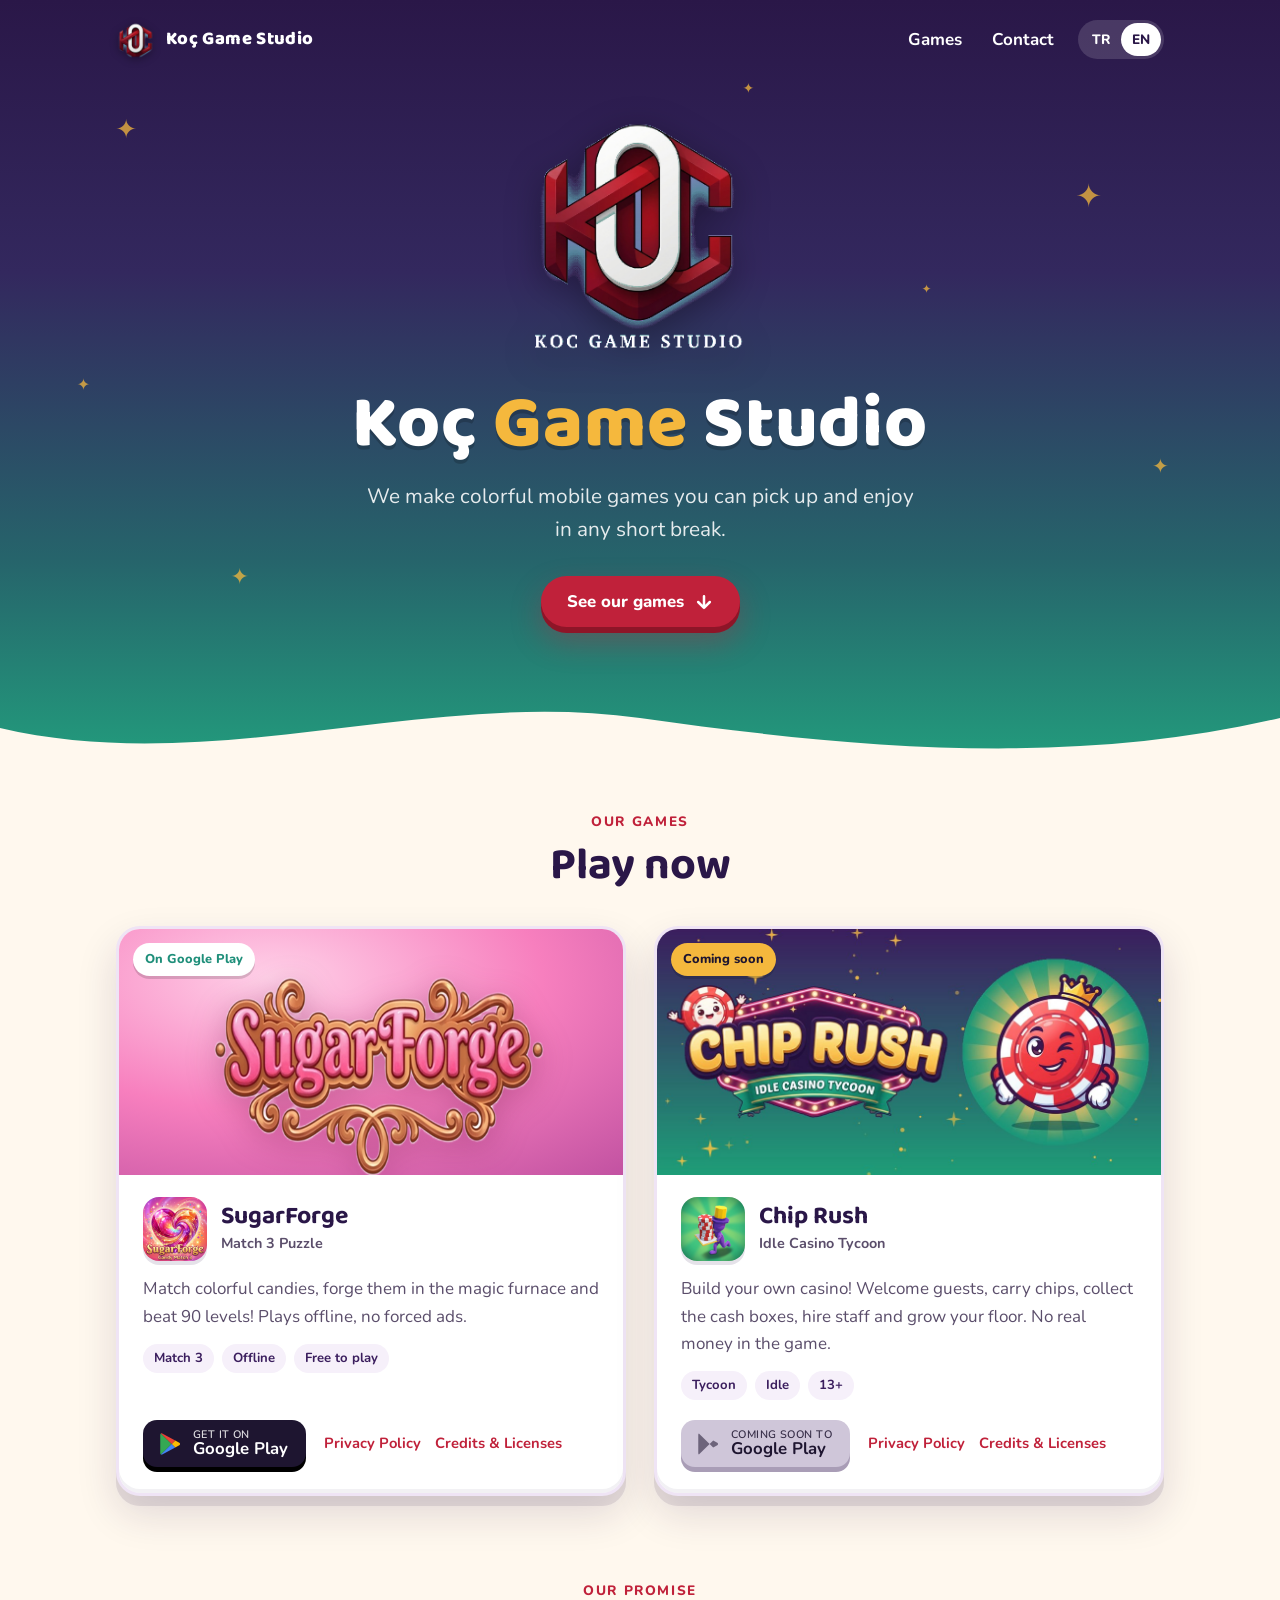
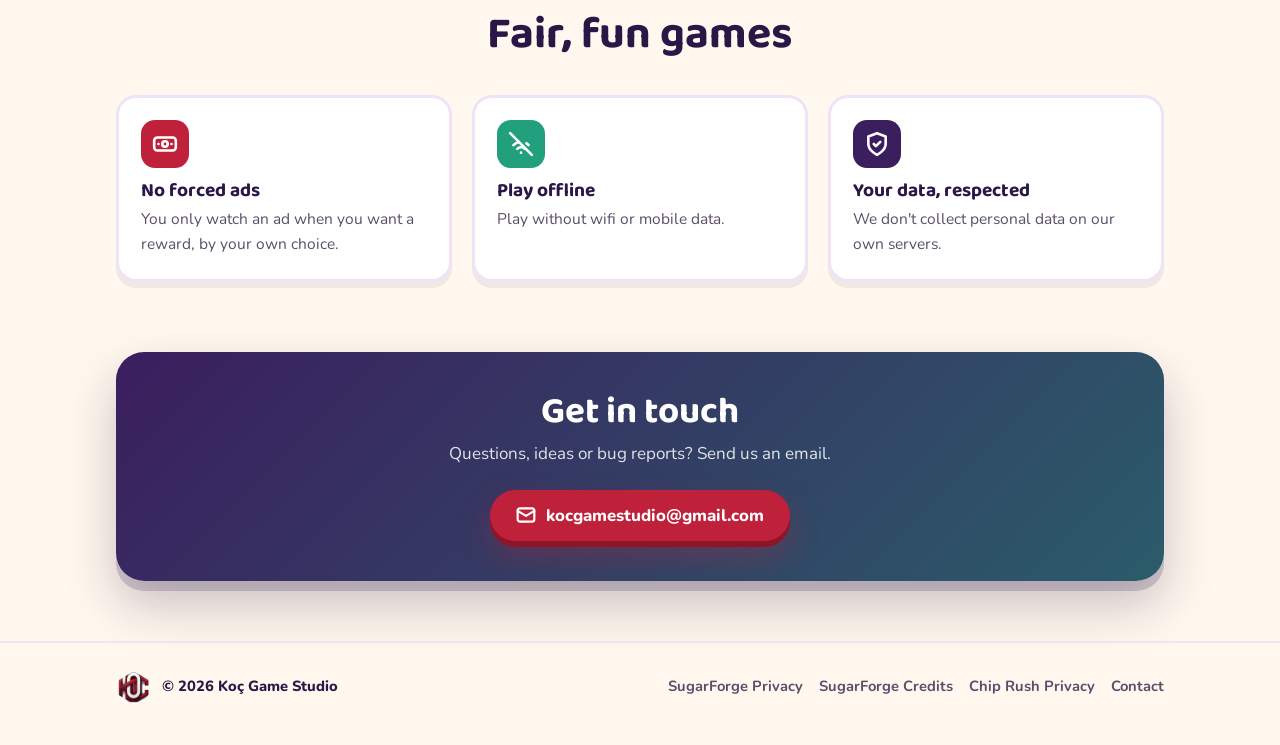
<file: index.html>
<!doctype html>
<html lang="tr">
<head>
<meta charset="utf-8">
<meta name="viewport" content="width=device-width, initial-scale=1">
<title>Koç Game Studio</title>
<meta name="description" content="Koç Game Studio – mobil oyunlar. SugarForge: Şeker Eşleştirme ve Chip Rush: Idle Casino Tycoon.">
<meta property="og:title" content="Koç Game Studio">
<meta property="og:description" content="Mobil oyunlar · Mobile games">
<meta property="og:image" content="https://kocgamestudioo.github.io/assets/koc-logo.png">
<meta name="theme-color" content="#3B1E5E">
<link rel="icon" type="image/png" href="assets/favicon.png">
<link rel="preconnect" href="https://fonts.googleapis.com">
<link rel="preconnect" href="https://fonts.gstatic.com" crossorigin>
<link href="https://fonts.googleapis.com/css2?family=Baloo+2:wght@600;700;800&family=Nunito:wght@400;600;700;800&display=swap" rel="stylesheet">
<style>
  :root {
    --night: #2A1748;
    --night-2: #3B1E5E;
    --teal: #1F8F7A;
    --emerald: #22A07E;
    --koc-red: #C0213A;
    --koc-red-dark: #8E1528;
    --gold: #F5B83D;
    --pink: #EC4899;
    --cream: #FFF8EE;
    --ink: #1E1530;
    --ink-soft: #5B4E6B;
    --card: #FFFFFF;
    --line: #EFE4F5;
    --radius: 24px;
    --clay: 0 10px 0 rgba(42, 23, 72, .10), 0 18px 40px rgba(42, 23, 72, .14), inset 0 -4px 0 rgba(42, 23, 72, .06);
  }
  * { box-sizing: border-box; }
  html { scroll-behavior: smooth; }
  body {
    margin: 0;
    background: var(--cream);
    color: var(--ink);
    font: 17px/1.6 "Nunito", system-ui, -apple-system, "Segoe UI", Roboto, Arial, sans-serif;
    -webkit-font-smoothing: antialiased;
  }
  h1, h2, h3 { font-family: "Baloo 2", "Nunito", sans-serif; line-height: 1.1; margin: 0; }
  a { color: inherit; }
  img { display: block; max-width: 100%; }
  .wrap { max-width: 1080px; margin: 0 auto; padding: 0 16px; }

  /* ---------- top bar ---------- */
  .bar {
    position: absolute; inset: 0 0 auto 0; z-index: 5;
    display: flex; align-items: center; justify-content: space-between;
    max-width: 1080px; margin: 0 auto; padding: 18px 16px;
  }
  .brand { display: flex; align-items: center; gap: 10px; text-decoration: none; color: #fff; font-family: "Baloo 2"; font-weight: 800; font-size: 1.15rem; letter-spacing: .02em; }
  .brand img { width: 40px; height: 40px; filter: drop-shadow(0 2px 4px rgba(0,0,0,.35)); }
  .bar nav { display: flex; align-items: center; gap: 6px; }
  .bar nav a { color: #fff; text-decoration: none; font-weight: 700; padding: 8px 12px; border-radius: 999px; transition: background .2s; }
  .bar nav a:hover { background: rgba(255,255,255,.14); }
  .lang { display: inline-flex; background: rgba(255,255,255,.14); border-radius: 999px; padding: 3px; margin-left: 6px; }
  .lang button { all: unset; cursor: pointer; color: #fff; font-weight: 800; font-size: .85rem; padding: 6px 11px; border-radius: 999px; transition: background .2s, color .2s; }
  .lang button[aria-pressed="true"] { background: #fff; color: var(--night); }
  .lang button:focus-visible, .bar nav a:focus-visible { outline: 3px solid var(--gold); outline-offset: 2px; }

  /* ---------- hero ---------- */
  .hero {
    position: relative; overflow: hidden; color: #fff; text-align: center;
    background: linear-gradient(180deg, var(--night) 0%, #33285E 35%, #26646B 72%, var(--emerald) 100%);
    padding: 120px 0 150px;
  }
  .stars { position: absolute; inset: 0; pointer-events: none; }
  .stars span { position: absolute; color: var(--gold); opacity: .75; animation: twinkle 3.2s ease-in-out infinite; }
  @keyframes twinkle { 0%,100% { opacity: .25; transform: scale(.8); } 50% { opacity: .95; transform: scale(1.1); } }
  .logo-tile {
    position: relative; width: 230px; margin: 0 auto 22px;
    animation: float 5s ease-in-out infinite;
  }
  .logo-tile::before {
    content: ""; position: absolute; inset: 8% 4% 14%; border-radius: 50%; z-index: -1;
    background: radial-gradient(circle, rgba(192,33,58,.55) 0%, rgba(34,160,126,.35) 45%, transparent 72%);
    filter: blur(18px);
  }
  .logo-tile img { width: 100%; height: auto; filter: drop-shadow(0 10px 18px rgba(0,0,0,.35)); }
  @keyframes float { 0%,100% { transform: translateY(0); } 50% { transform: translateY(-10px); } }
  .hero h1 { font-size: clamp(2.6rem, 7vw, 4.6rem); font-weight: 800; letter-spacing: .01em; text-shadow: 0 4px 0 rgba(0,0,0,.18); }
  .hero h1 em { font-style: normal; color: var(--gold); }
  .hero p.lead { font-size: clamp(1.05rem, 2.4vw, 1.3rem); max-width: 560px; margin: 14px auto 30px; color: rgba(255,255,255,.88); }
  .btn {
    display: inline-flex; align-items: center; gap: 10px; cursor: pointer;
    font: 800 1.05rem "Nunito", sans-serif; text-decoration: none;
    padding: 14px 26px; border-radius: 999px; border: 0;
    transition: transform .2s ease-out, box-shadow .2s ease-out, filter .2s;
  }
  .btn:hover { transform: translateY(-2px); filter: brightness(1.05); }
  .btn:active { transform: translateY(2px); }
  .btn:focus-visible { outline: 3px solid var(--gold); outline-offset: 3px; }
  .btn-red { background: var(--koc-red); color: #fff; box-shadow: 0 6px 0 var(--koc-red-dark), 0 14px 30px rgba(192,33,58,.35); }
  .btn-red:active { box-shadow: 0 2px 0 var(--koc-red-dark); }
  .wave { position: absolute; left: 0; right: 0; bottom: -1px; width: 100%; height: 90px; }

  /* ---------- games ---------- */
  section.games { padding: 30px 0 70px; }
  .eyebrow { display: inline-block; font-weight: 800; font-size: .85rem; letter-spacing: .12em; text-transform: uppercase; color: var(--koc-red); margin-bottom: 8px; }
  .section-head { text-align: center; margin-bottom: 36px; }
  .section-head h2 { font-size: clamp(2rem, 5vw, 2.8rem); color: var(--night); }
  .grid { display: grid; grid-template-columns: repeat(auto-fit, minmax(300px, 1fr)); gap: 28px; }

  .game {
    background: var(--card); border-radius: var(--radius); overflow: hidden;
    border: 3px solid var(--line); box-shadow: var(--clay);
    display: flex; flex-direction: column;
    transition: transform .25s ease-out, box-shadow .25s ease-out;
  }
  .game:hover { transform: translateY(-6px); box-shadow: 0 16px 0 rgba(42,23,72,.08), 0 28px 50px rgba(42,23,72,.18), inset 0 -4px 0 rgba(42,23,72,.06); }
  .cover { position: relative; aspect-ratio: 1024 / 500; display: grid; place-items: center; overflow: hidden; }
  .cover.sf { background: radial-gradient(120% 120% at 30% 20%, #FFD1E8 0%, #F77FBE 45%, #B4469A 100%); }
  .cover.sf img { width: 78%; filter: drop-shadow(0 8px 16px rgba(120, 30, 80, .35)); }
  .cover.cr img { width: 100%; height: 100%; object-fit: cover; }
  .badge {
    position: absolute; top: 14px; left: 14px;
    font-weight: 800; font-size: .8rem; padding: 6px 12px; border-radius: 999px;
    box-shadow: 0 3px 0 rgba(0,0,0,.15);
  }
  .badge.live { background: #fff; color: var(--teal); }
  .badge.soon { background: var(--gold); color: var(--ink); }
  .game-body { padding: 22px 24px 26px; display: flex; flex-direction: column; gap: 14px; flex: 1; }
  .game-title { display: flex; align-items: center; gap: 14px; }
  .game-title img { width: 64px; height: 64px; border-radius: 16px; box-shadow: 0 4px 0 rgba(42,23,72,.12); flex: none; }
  .game-title h3 { font-size: 1.55rem; color: var(--night); }
  .game-title small { display: block; color: var(--ink-soft); font-weight: 700; font-size: .9rem; margin-top: 2px; }
  .game p { margin: 0; color: var(--ink-soft); }
  .tags { display: flex; flex-wrap: wrap; gap: 8px; }
  .tags span { background: #F6F0FA; color: var(--night-2); font-weight: 700; font-size: .82rem; padding: 4px 11px; border-radius: 999px; }
  .game-foot { margin-top: auto; display: flex; flex-wrap: wrap; align-items: center; gap: 12px 18px; padding-top: 6px; }
  .play {
    display: inline-flex; align-items: center; gap: 10px; text-decoration: none; cursor: pointer;
    background: var(--ink); color: #fff; padding: 9px 18px 9px 14px; border-radius: 14px;
    box-shadow: 0 5px 0 #000; transition: transform .2s ease-out, box-shadow .2s ease-out;
  }
  .play:hover { transform: translateY(-2px); }
  .play:active { transform: translateY(3px); box-shadow: 0 2px 0 #000; }
  .play:focus-visible { outline: 3px solid var(--gold); outline-offset: 3px; }
  .play svg { width: 26px; height: 26px; }
  .play span { line-height: 1.05; }
  .play small { display: block; font-size: .68rem; font-weight: 600; opacity: .85; letter-spacing: .04em; }
  .play b { font-size: 1.05rem; }
  .play.disabled { background: #CFC6D9; color: var(--ink); box-shadow: 0 5px 0 #A99DB6; cursor: default; }
  .play.disabled:hover { transform: none; }
  .links { display: flex; flex-wrap: wrap; gap: 6px 14px; font-size: .92rem; font-weight: 700; }
  .links a { color: var(--koc-red); text-decoration: none; }
  .links a:hover { text-decoration: underline; }
  .links a:focus-visible { outline: 3px solid var(--gold); outline-offset: 2px; border-radius: 4px; }
  .links .muted { color: var(--ink-soft); font-weight: 600; }

  /* ---------- about / values ---------- */
  section.about { padding: 10px 0 70px; }
  .values { display: grid; grid-template-columns: repeat(auto-fit, minmax(220px, 1fr)); gap: 20px; }
  .value { background: var(--card); border: 3px solid var(--line); border-radius: 20px; padding: 22px; box-shadow: 0 6px 0 rgba(42,23,72,.07); }
  .value .ic { width: 48px; height: 48px; border-radius: 14px; display: grid; place-items: center; margin-bottom: 12px; color: #fff; }
  .value .ic svg { width: 26px; height: 26px; }
  .value h3 { font-size: 1.2rem; color: var(--night); margin-bottom: 6px; }
  .value p { margin: 0; color: var(--ink-soft); font-size: .97rem; }

  /* ---------- contact / footer ---------- */
  .contact {
    background: linear-gradient(135deg, var(--night-2), #2B5C6A); color: #fff;
    border-radius: 28px; padding: 40px 28px; text-align: center; margin-bottom: 60px;
    box-shadow: 0 10px 0 rgba(42,23,72,.18), 0 24px 50px rgba(42,23,72,.25);
  }
  .contact h2 { font-size: clamp(1.7rem, 4vw, 2.3rem); margin-bottom: 8px; }
  .contact p { margin: 0 0 22px; color: rgba(255,255,255,.85); }
  footer { border-top: 2px solid var(--line); padding: 26px 0 40px; color: var(--ink-soft); font-size: .92rem; }
  footer .wrap { display: flex; flex-wrap: wrap; align-items: center; justify-content: space-between; gap: 14px; }
  footer .f-brand { display: flex; align-items: center; gap: 10px; font-weight: 800; color: var(--night); }
  footer .f-brand img { width: 36px; height: 36px; }
  footer nav { display: flex; flex-wrap: wrap; gap: 6px 16px; }
  footer a { color: var(--ink-soft); text-decoration: none; font-weight: 700; }
  footer a:hover { color: var(--koc-red); }

  html[lang="en"] .tr, html:not([lang="en"]) .en { display: none !important; }

  @media (max-width: 640px) {
    .bar nav a.nav-link { display: none; }
    .hero { padding: 104px 0 130px; }
    .logo-tile { width: 180px; }
    .game-body { padding: 20px; }
  }
  @media (prefers-reduced-motion: reduce) {
    *, *::before, *::after { animation: none !important; transition: none !important; }
    html { scroll-behavior: auto; }
  }
</style>
</head>
<body>

<header class="hero" id="top">
  <div class="bar">
    <a class="brand" href="#top"><img src="assets/koc-mark.png" alt="">Koç Game Studio</a>
    <nav aria-label="Menü">
      <a class="nav-link" href="#games"><span class="tr">Oyunlar</span><span class="en">Games</span></a>
      <a class="nav-link" href="#contact"><span class="tr">İletişim</span><span class="en">Contact</span></a>
      <div class="lang" role="group" aria-label="Dil / Language">
        <button type="button" data-lang="tr" aria-pressed="true">TR</button>
        <button type="button" data-lang="en" aria-pressed="false">EN</button>
      </div>
    </nav>
  </div>

  <div class="stars" aria-hidden="true">
    <span style="top:14%;left:9%;font-size:26px">✦</span>
    <span style="top:22%;left:84%;font-size:32px;animation-delay:.8s">✦</span>
    <span style="top:48%;left:6%;font-size:16px;animation-delay:1.6s">✦</span>
    <span style="top:58%;left:90%;font-size:20px;animation-delay:.4s">✦</span>
    <span style="top:10%;left:58%;font-size:14px;animation-delay:2.2s">✦</span>
    <span style="top:72%;left:18%;font-size:22px;animation-delay:1.1s">✦</span>
    <span style="top:36%;left:72%;font-size:12px;animation-delay:2.6s">✦</span>
  </div>

  <div class="wrap">
    <div class="logo-tile"><img src="assets/koc-logo.png" alt="Koç Game Studio logosu" width="252" height="266"></div>
    <h1>Koç <em>Game</em> Studio</h1>
    <p class="lead">
      <span class="tr">Kısa molalarda açıp keyifle oynanan, rengarenk mobil oyunlar yapıyoruz.</span>
      <span class="en">We make colorful mobile games you can pick up and enjoy in any short break.</span>
    </p>
    <a class="btn btn-red" href="#games">
      <span class="tr">Oyunlarımızı gör</span><span class="en">See our games</span>
      <svg width="20" height="20" viewBox="0 0 24 24" fill="none" stroke="currentColor" stroke-width="3" stroke-linecap="round" stroke-linejoin="round" aria-hidden="true"><path d="M12 5v14M5 12l7 7 7-7"/></svg>
    </a>
  </div>

  <svg class="wave" viewBox="0 0 1440 90" preserveAspectRatio="none" aria-hidden="true"><path d="M0 40 C 240 90 480 0 720 30 S 1200 80 1440 30 V 90 H 0 Z" fill="#FFF8EE"/></svg>
</header>

<main>
  <section class="games" id="games">
    <div class="wrap">
      <div class="section-head">
        <span class="eyebrow"><span class="tr">Oyunlarımız</span><span class="en">Our games</span></span>
        <h2><span class="tr">Hemen oyna</span><span class="en">Play now</span></h2>
      </div>

      <div class="grid">
        <!-- SugarForge -->
        <article class="game">
          <div class="cover sf">
            <span class="badge live"><span class="tr">Google Play'de</span><span class="en">On Google Play</span></span>
            <img src="assets/sugarforge-logo.png" alt="SugarForge" width="564" height="281" loading="lazy">
          </div>
          <div class="game-body">
            <div class="game-title">
              <img src="assets/sugarforge-icon.png" alt="" width="64" height="64">
              <div>
                <h3>SugarForge</h3>
                <small><span class="tr">Şeker Eşleştirme · Bulmaca</span><span class="en">Match 3 Puzzle</span></small>
              </div>
            </div>
            <p>
              <span class="tr">Rengarenk şekerleri eşleştir, sihirli ocakta dövüp patlat, 90 bölümü geç! İnternetsiz oynanır, zorunlu reklam yok.</span>
              <span class="en">Match colorful candies, forge them in the magic furnace and beat 90 levels! Plays offline, no forced ads.</span>
            </p>
            <div class="tags">
              <span class="tr">Üçlü eşleştirme</span><span class="en">Match 3</span>
              <span class="tr">İnternetsiz</span><span class="en">Offline</span>
              <span class="tr">Ücretsiz</span><span class="en">Free to play</span>
            </div>
            <div class="game-foot">
              <a class="play" href="https://play.google.com/store/apps/details?id=com.kocgamestudio.sugarforge" target="_blank" rel="noopener">
                <svg viewBox="0 0 24 24" aria-hidden="true"><path fill="#34A853" d="M3.6 2.3 13.5 12l-9.9 9.7c-.4-.2-.6-.6-.6-1.1V3.4c0-.5.2-.9.6-1.1Z"/><path fill="#FBBC04" d="m16.8 15.3-3.3-3.3 3.3-3.3 3.8 2.2c.9.5.9 1.8 0 2.3l-3.8 2.1Z"/><path fill="#4285F4" d="M16.8 15.3 13.5 12l-9.9 9.7c.3.2.8.2 1.2 0l12-6.4Z"/><path fill="#EA4335" d="M16.8 8.7 4.8 2.3c-.4-.2-.9-.2-1.2 0L13.5 12l3.3-3.3Z"/></svg>
                <span><small class="tr">ŞİMDİ İNDİR</small><small class="en">GET IT ON</small><b>Google Play</b></span>
              </a>
              <div class="links">
                <a href="privacy-policy.html"><span class="tr">Gizlilik Politikası</span><span class="en">Privacy Policy</span></a>
                <a href="credits.html"><span class="tr">Teşekkür ve Lisanslar</span><span class="en">Credits &amp; Licenses</span></a>
              </div>
            </div>
          </div>
        </article>

        <!-- Chip Rush -->
        <article class="game">
          <div class="cover cr">
            <span class="badge soon"><span class="tr">Yakında</span><span class="en">Coming soon</span></span>
            <img src="assets/chiprush-feature.jpg" alt="Chip Rush: Idle Casino Tycoon" width="1024" height="500" loading="lazy">
          </div>
          <div class="game-body">
            <div class="game-title">
              <img src="assets/chiprush-icon.png" alt="" width="64" height="64">
              <div>
                <h3>Chip Rush</h3>
                <small>Idle Casino Tycoon</small>
              </div>
            </div>
            <p>
              <span class="tr">Kendi casinonu kur! Misafirleri karşıla, fişleri taşı, kasaları topla, personel al ve salonunu büyüt. Oyunda gerçek para yoktur.</span>
              <span class="en">Build your own casino! Welcome guests, carry chips, collect the cash boxes, hire staff and grow your floor. No real money in the game.</span>
            </p>
            <div class="tags">
              <span class="tr">İşletme</span><span class="en">Tycoon</span>
              <span class="tr">Idle</span><span class="en">Idle</span>
              <span class="tr">13+</span><span class="en">13+</span>
            </div>
            <div class="game-foot">
              <span class="play disabled" aria-disabled="true">
                <svg viewBox="0 0 24 24" aria-hidden="true"><path fill="currentColor" opacity=".55" d="M3.6 2.3 13.5 12l-9.9 9.7c-.4-.2-.6-.6-.6-1.1V3.4c0-.5.2-.9.6-1.1Zm13.2 6.4 3.8 2.2c.9.5.9 1.8 0 2.3l-3.8 2.1-3.3-3.3 3.3-3.3Z"/></svg>
                <span><small class="tr">ÇOK YAKINDA</small><small class="en">COMING SOON TO</small><b>Google Play</b></span>
              </span>
              <div class="links">
                <a href="chiprush/privacy-policy.html"><span class="tr">Gizlilik Politikası</span><span class="en">Privacy Policy</span></a>
                <a href="chiprush/credits.html"><span class="tr">Teşekkür ve Lisanslar</span><span class="en">Credits &amp; Licenses</span></a>
              </div>
            </div>
          </div>
        </article>
      </div>
    </div>
  </section>

  <section class="about">
    <div class="wrap">
      <div class="section-head">
        <span class="eyebrow"><span class="tr">Söz veriyoruz</span><span class="en">Our promise</span></span>
        <h2><span class="tr">Adil ve keyifli oyunlar</span><span class="en">Fair, fun games</span></h2>
      </div>
      <div class="values">
        <div class="value">
          <div class="ic" style="background:var(--koc-red)"><svg viewBox="0 0 24 24" fill="none" stroke="currentColor" stroke-width="2.4" stroke-linecap="round" stroke-linejoin="round" aria-hidden="true"><rect x="2" y="6" width="20" height="12" rx="3"/><path d="M6 12h.01M18 12h.01"/><circle cx="12" cy="12" r="2.5"/></svg></div>
          <h3><span class="tr">Zorunlu reklam yok</span><span class="en">No forced ads</span></h3>
          <p><span class="tr">Reklamı sadece bir ödül istediğinde, kendi seçiminle izlersin.</span><span class="en">You only watch an ad when you want a reward, by your own choice.</span></p>
        </div>
        <div class="value">
          <div class="ic" style="background:var(--emerald)"><svg viewBox="0 0 24 24" fill="none" stroke="currentColor" stroke-width="2.4" stroke-linecap="round" stroke-linejoin="round" aria-hidden="true"><path d="M2 2l20 20M8.5 16.5a5 5 0 0 1 7 0M5 13a10 10 0 0 1 5.2-2.8M19 13a10 10 0 0 0-2-1.5M12 20h.01"/></svg></div>
          <h3><span class="tr">İnternetsiz oyna</span><span class="en">Play offline</span></h3>
          <p><span class="tr">Wifi ya da mobil veri olmadan da oynayabilirsin.</span><span class="en">Play without wifi or mobile data.</span></p>
        </div>
        <div class="value">
          <div class="ic" style="background:var(--night-2)"><svg viewBox="0 0 24 24" fill="none" stroke="currentColor" stroke-width="2.4" stroke-linecap="round" stroke-linejoin="round" aria-hidden="true"><path d="M12 22s8-4 8-10V5l-8-3-8 3v7c0 6 8 10 8 10Z"/><path d="m9 12 2 2 4-4"/></svg></div>
          <h3><span class="tr">Verine saygı</span><span class="en">Your data, respected</span></h3>
          <p><span class="tr">Kendi sunucularımızda senden kişisel veri toplamıyoruz.</span><span class="en">We don't collect personal data on our own servers.</span></p>
        </div>
      </div>
    </div>
  </section>

  <section id="contact">
    <div class="wrap">
      <div class="contact">
        <h2><span class="tr">Bize yaz</span><span class="en">Get in touch</span></h2>
        <p><span class="tr">Soru, öneri ya da hata bildirimi için e-posta gönder.</span><span class="en">Questions, ideas or bug reports? Send us an email.</span></p>
        <a class="btn btn-red" href="mailto:kocgamestudio@gmail.com">
          <svg width="20" height="20" viewBox="0 0 24 24" fill="none" stroke="currentColor" stroke-width="2.6" stroke-linecap="round" stroke-linejoin="round" aria-hidden="true"><rect x="2" y="4" width="20" height="16" rx="3"/><path d="m22 7-10 6L2 7"/></svg>
          kocgamestudio@gmail.com
        </a>
      </div>
    </div>
  </section>
</main>

<footer>
  <div class="wrap">
    <div class="f-brand"><img src="assets/koc-mark.png" alt="">© 2026 Koç Game Studio</div>
    <nav aria-label="Alt menü">
      <a href="privacy-policy.html"><span class="tr">SugarForge Gizlilik</span><span class="en">SugarForge Privacy</span></a>
      <a href="credits.html"><span class="tr">SugarForge Lisanslar</span><span class="en">SugarForge Credits</span></a>
      <a href="chiprush/privacy-policy.html"><span class="tr">Chip Rush Gizlilik</span><span class="en">Chip Rush Privacy</span></a>
      <a href="mailto:kocgamestudio@gmail.com"><span class="tr">İletişim</span><span class="en">Contact</span></a>
    </nav>
  </div>
</footer>

<script>
  (function () {
    var root = document.documentElement;
    var buttons = document.querySelectorAll('.lang button');
    function setLang(l) {
      root.lang = l;
      buttons.forEach(function (b) { b.setAttribute('aria-pressed', String(b.dataset.lang === l)); });
      try { localStorage.setItem('kgs-lang', l); } catch (e) {}
    }
    var saved = null;
    try { saved = localStorage.getItem('kgs-lang'); } catch (e) {}
    setLang(saved || ((navigator.language || 'tr').toLowerCase().indexOf('tr') === 0 ? 'tr' : 'en'));
    buttons.forEach(function (b) { b.addEventListener('click', function () { setLang(b.dataset.lang); }); });
  })();
</script>
</body>
</html>
</file>
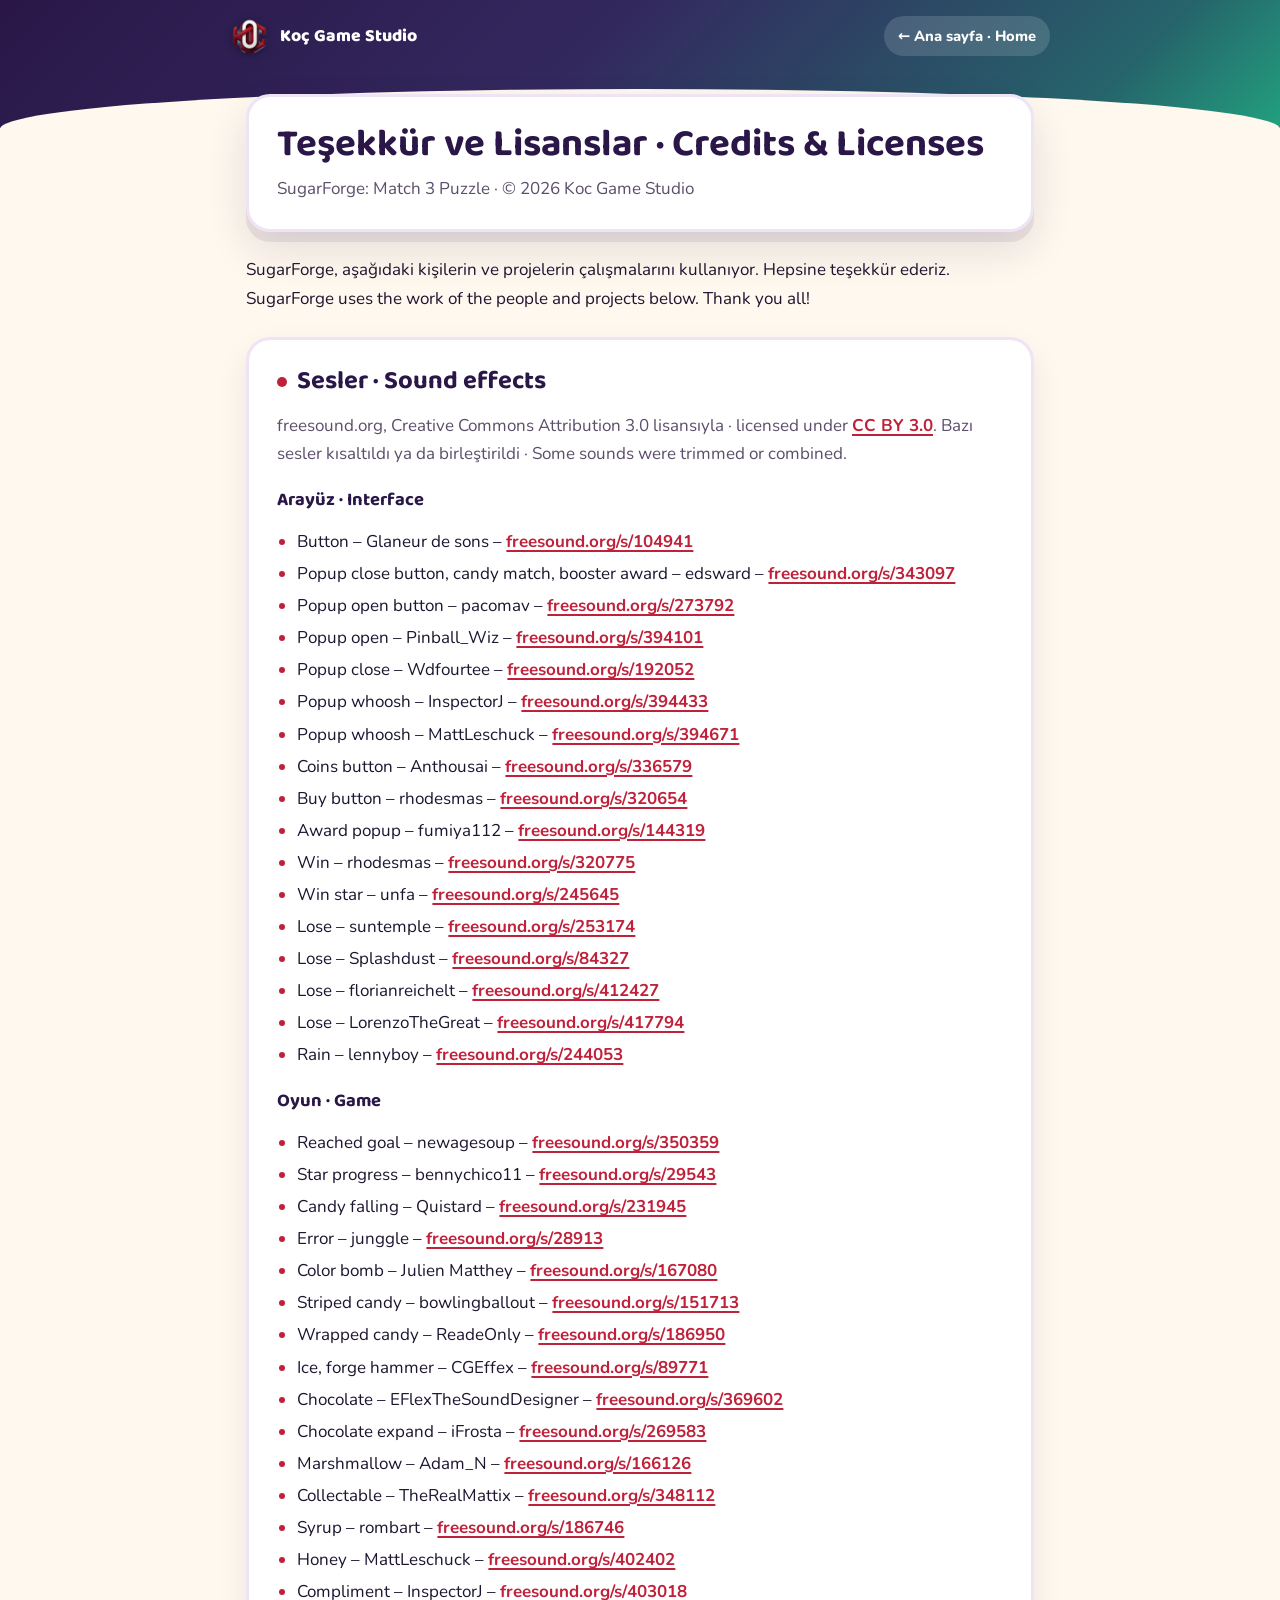
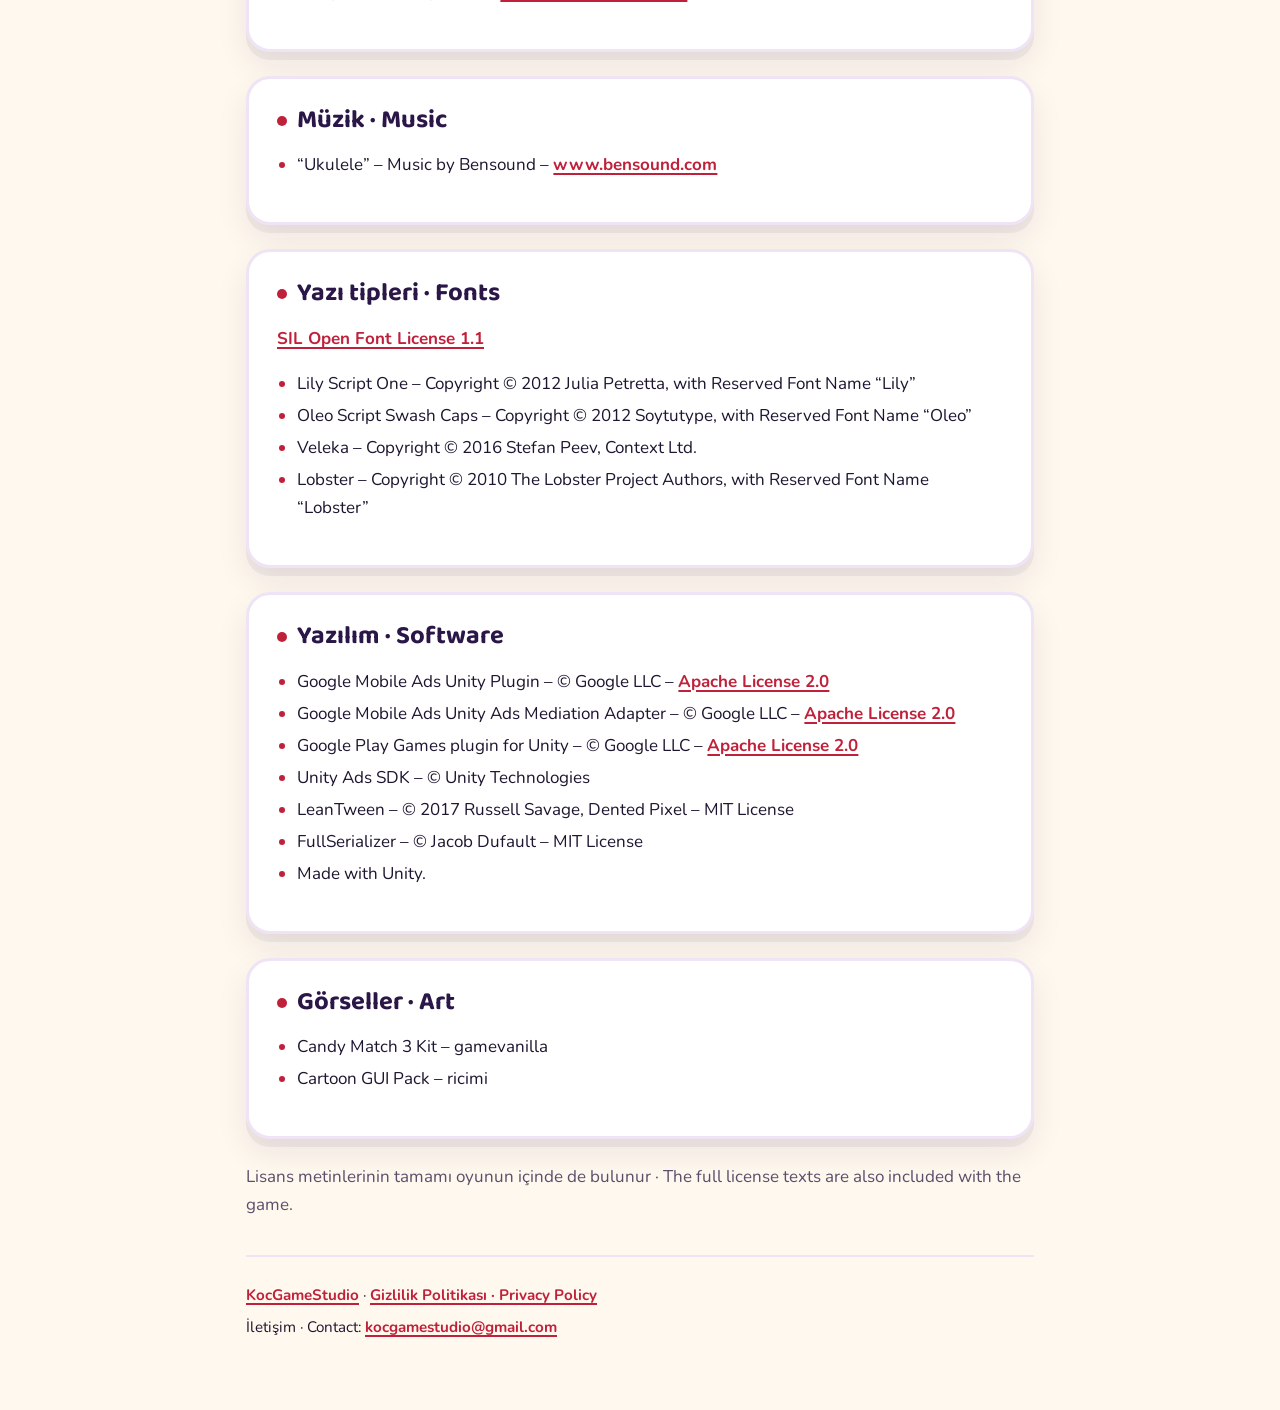
<file: credits.html>
<!doctype html>
<html lang="tr">
<head>
<meta charset="utf-8">
<meta name="viewport" content="width=device-width, initial-scale=1">
<title>Teşekkür ve Lisanslar / Credits &amp; Licenses – SugarForge</title>
<meta name="description" content="SugarForge: Match 3 Puzzle – teşekkür ve lisanslar / credits and licenses. KocGameStudio.">
<link rel="icon" type="image/png" href="assets/favicon.png">
<meta name="theme-color" content="#3B1E5E">
<link rel="preconnect" href="https://fonts.googleapis.com">
<link rel="preconnect" href="https://fonts.gstatic.com" crossorigin>
<link href="https://fonts.googleapis.com/css2?family=Baloo+2:wght@600;700;800&family=Nunito:wght@400;600;700;800&display=swap" rel="stylesheet">
<link rel="stylesheet" href="assets/doc.css"></head>
<body>
<div class="topband"><div class="tb-in">
  <a class="brand" href="index.html"><img src="assets/koc-mark.png" alt="">Koç Game Studio</a>
  <a class="back" href="index.html">← <span>Ana sayfa · Home</span></a>
</div></div><main>
  <header>
    <h1>Teşekkür ve Lisanslar · Credits &amp; Licenses</h1>
    <p class="muted">SugarForge: Match 3 Puzzle · © 2026 Koc Game Studio</p>
  </header>

  <p>SugarForge, aşağıdaki kişilerin ve projelerin çalışmalarını kullanıyor. Hepsine teşekkür ederiz.<br>
  SugarForge uses the work of the people and projects below. Thank you all!</p>

  <section class="card">
    <h2>Sesler · Sound effects</h2>
    <p class="muted">freesound.org, Creative Commons Attribution 3.0 lisansıyla ·
    licensed under <a href="https://creativecommons.org/licenses/by/3.0/">CC BY 3.0</a>.
    Bazı sesler kısaltıldı ya da birleştirildi · Some sounds were trimmed or combined.</p>
    <h3>Arayüz · Interface</h3>
    <ul>
      <li>Button – Glaneur de sons – <a href="https://freesound.org/people/Glaneur%20de%20sons/sounds/104941/">freesound.org/s/104941</a></li>
      <li>Popup close button, candy match, booster award – edsward – <a href="https://freesound.org/people/edsward/sounds/343097/">freesound.org/s/343097</a></li>
      <li>Popup open button – pacomav – <a href="https://freesound.org/people/pacomav/sounds/273792/">freesound.org/s/273792</a></li>
      <li>Popup open – Pinball_Wiz – <a href="https://freesound.org/people/Pinball_Wiz/sounds/394101/">freesound.org/s/394101</a></li>
      <li>Popup close – Wdfourtee – <a href="https://freesound.org/people/Wdfourtee/sounds/192052/">freesound.org/s/192052</a></li>
      <li>Popup whoosh – InspectorJ – <a href="https://freesound.org/people/InspectorJ/sounds/394433/">freesound.org/s/394433</a></li>
      <li>Popup whoosh – MattLeschuck – <a href="https://freesound.org/people/MattLeschuck/sounds/394671/">freesound.org/s/394671</a></li>
      <li>Coins button – Anthousai – <a href="https://freesound.org/people/Anthousai/sounds/336579/">freesound.org/s/336579</a></li>
      <li>Buy button – rhodesmas – <a href="https://freesound.org/people/rhodesmas/sounds/320654/">freesound.org/s/320654</a></li>
      <li>Award popup – fumiya112 – <a href="https://freesound.org/people/fumiya112/sounds/144319/">freesound.org/s/144319</a></li>
      <li>Win – rhodesmas – <a href="https://freesound.org/people/rhodesmas/sounds/320775/">freesound.org/s/320775</a></li>
      <li>Win star – unfa – <a href="https://freesound.org/people/unfa/sounds/245645/">freesound.org/s/245645</a></li>
      <li>Lose – suntemple – <a href="https://freesound.org/people/suntemple/sounds/253174/">freesound.org/s/253174</a></li>
      <li>Lose – Splashdust – <a href="https://freesound.org/people/Splashdust/sounds/84327/">freesound.org/s/84327</a></li>
      <li>Lose – florianreichelt – <a href="https://freesound.org/people/florianreichelt/sounds/412427/">freesound.org/s/412427</a></li>
      <li>Lose – LorenzoTheGreat – <a href="https://freesound.org/people/LorenzoTheGreat/sounds/417794/">freesound.org/s/417794</a></li>
      <li>Rain – lennyboy – <a href="https://freesound.org/people/lennyboy/sounds/244053/">freesound.org/s/244053</a></li>
    </ul>
    <h3>Oyun · Game</h3>
    <ul>
      <li>Reached goal – newagesoup – <a href="https://freesound.org/people/newagesoup/sounds/350359/">freesound.org/s/350359</a></li>
      <li>Star progress – bennychico11 – <a href="https://freesound.org/people/bennychico11/sounds/29543/">freesound.org/s/29543</a></li>
      <li>Candy falling – Quistard – <a href="https://freesound.org/people/Quistard/sounds/231945/">freesound.org/s/231945</a></li>
      <li>Error – junggle – <a href="https://freesound.org/people/junggle/sounds/28913/">freesound.org/s/28913</a></li>
      <li>Color bomb – Julien Matthey – <a href="https://freesound.org/people/Julien%20Matthey/sounds/167080/">freesound.org/s/167080</a></li>
      <li>Striped candy – bowlingballout – <a href="https://freesound.org/people/bowlingballout/sounds/151713/">freesound.org/s/151713</a></li>
      <li>Wrapped candy – ReadeOnly – <a href="https://freesound.org/people/ReadeOnly/sounds/186950/">freesound.org/s/186950</a></li>
      <li>Ice, forge hammer – CGEffex – <a href="https://freesound.org/people/CGEffex/sounds/89771/">freesound.org/s/89771</a></li>
      <li>Chocolate – EFlexTheSoundDesigner – <a href="https://freesound.org/people/EFlexTheSoundDesigner/sounds/369602/">freesound.org/s/369602</a></li>
      <li>Chocolate expand – iFrosta – <a href="https://freesound.org/people/iFrosta/sounds/269583/">freesound.org/s/269583</a></li>
      <li>Marshmallow – Adam_N – <a href="https://freesound.org/people/Adam_N/sounds/166126/">freesound.org/s/166126</a></li>
      <li>Collectable – TheRealMattix – <a href="https://freesound.org/people/TheRealMattix/sounds/348112/">freesound.org/s/348112</a></li>
      <li>Syrup – rombart – <a href="https://freesound.org/people/rombart/sounds/186746/">freesound.org/s/186746</a></li>
      <li>Honey – MattLeschuck – <a href="https://freesound.org/people/MattLeschuck/sounds/402402/">freesound.org/s/402402</a></li>
      <li>Compliment – InspectorJ – <a href="https://freesound.org/people/InspectorJ/sounds/403018/">freesound.org/s/403018</a></li>
    </ul>
  </section>

  <section class="card">
    <h2>Müzik · Music</h2>
    <ul>
      <li>“Ukulele” – Music by Bensound – <a href="https://www.bensound.com">www.bensound.com</a></li>
    </ul>
  </section>

  <section class="card">
    <h2>Yazı tipleri · Fonts</h2>
    <p class="muted"><a href="https://openfontlicense.org">SIL Open Font License 1.1</a></p>
    <ul>
      <li>Lily Script One – Copyright © 2012 Julia Petretta, with Reserved Font Name “Lily”</li>
      <li>Oleo Script Swash Caps – Copyright © 2012 Soytutype, with Reserved Font Name “Oleo”</li>
      <li>Veleka – Copyright © 2016 Stefan Peev, Context Ltd.</li>
      <li>Lobster – Copyright © 2010 The Lobster Project Authors, with Reserved Font Name “Lobster”</li>
    </ul>
  </section>

  <section class="card">
    <h2>Yazılım · Software</h2>
    <ul>
      <li>Google Mobile Ads Unity Plugin – © Google LLC – <a href="https://www.apache.org/licenses/LICENSE-2.0">Apache License 2.0</a></li>
      <li>Google Mobile Ads Unity Ads Mediation Adapter – © Google LLC – <a href="https://www.apache.org/licenses/LICENSE-2.0">Apache License 2.0</a></li>
      <li>Google Play Games plugin for Unity – © Google LLC – <a href="https://www.apache.org/licenses/LICENSE-2.0">Apache License 2.0</a></li>
      <li>Unity Ads SDK – © Unity Technologies</li>
      <li>LeanTween – © 2017 Russell Savage, Dented Pixel – MIT License</li>
      <li>FullSerializer – © Jacob Dufault – MIT License</li>
      <li>Made with Unity.</li>
    </ul>
  </section>

  <section class="card">
    <h2>Görseller · Art</h2>
    <ul>
      <li>Candy Match 3 Kit – gamevanilla</li>
      <li>Cartoon GUI Pack – ricimi</li>
    </ul>
  </section>

  <p class="muted">Lisans metinlerinin tamamı oyunun içinde de bulunur ·
  The full license texts are also included with the game.</p>

  <footer>
    <p><a href="index.html">KocGameStudio</a> · <a href="privacy-policy.html">Gizlilik Politikası · Privacy Policy</a></p>
    <p>İletişim · Contact: <a href="mailto:kocgamestudio@gmail.com">kocgamestudio@gmail.com</a></p>
  </footer>
</main>
</body>
</html>
</file>
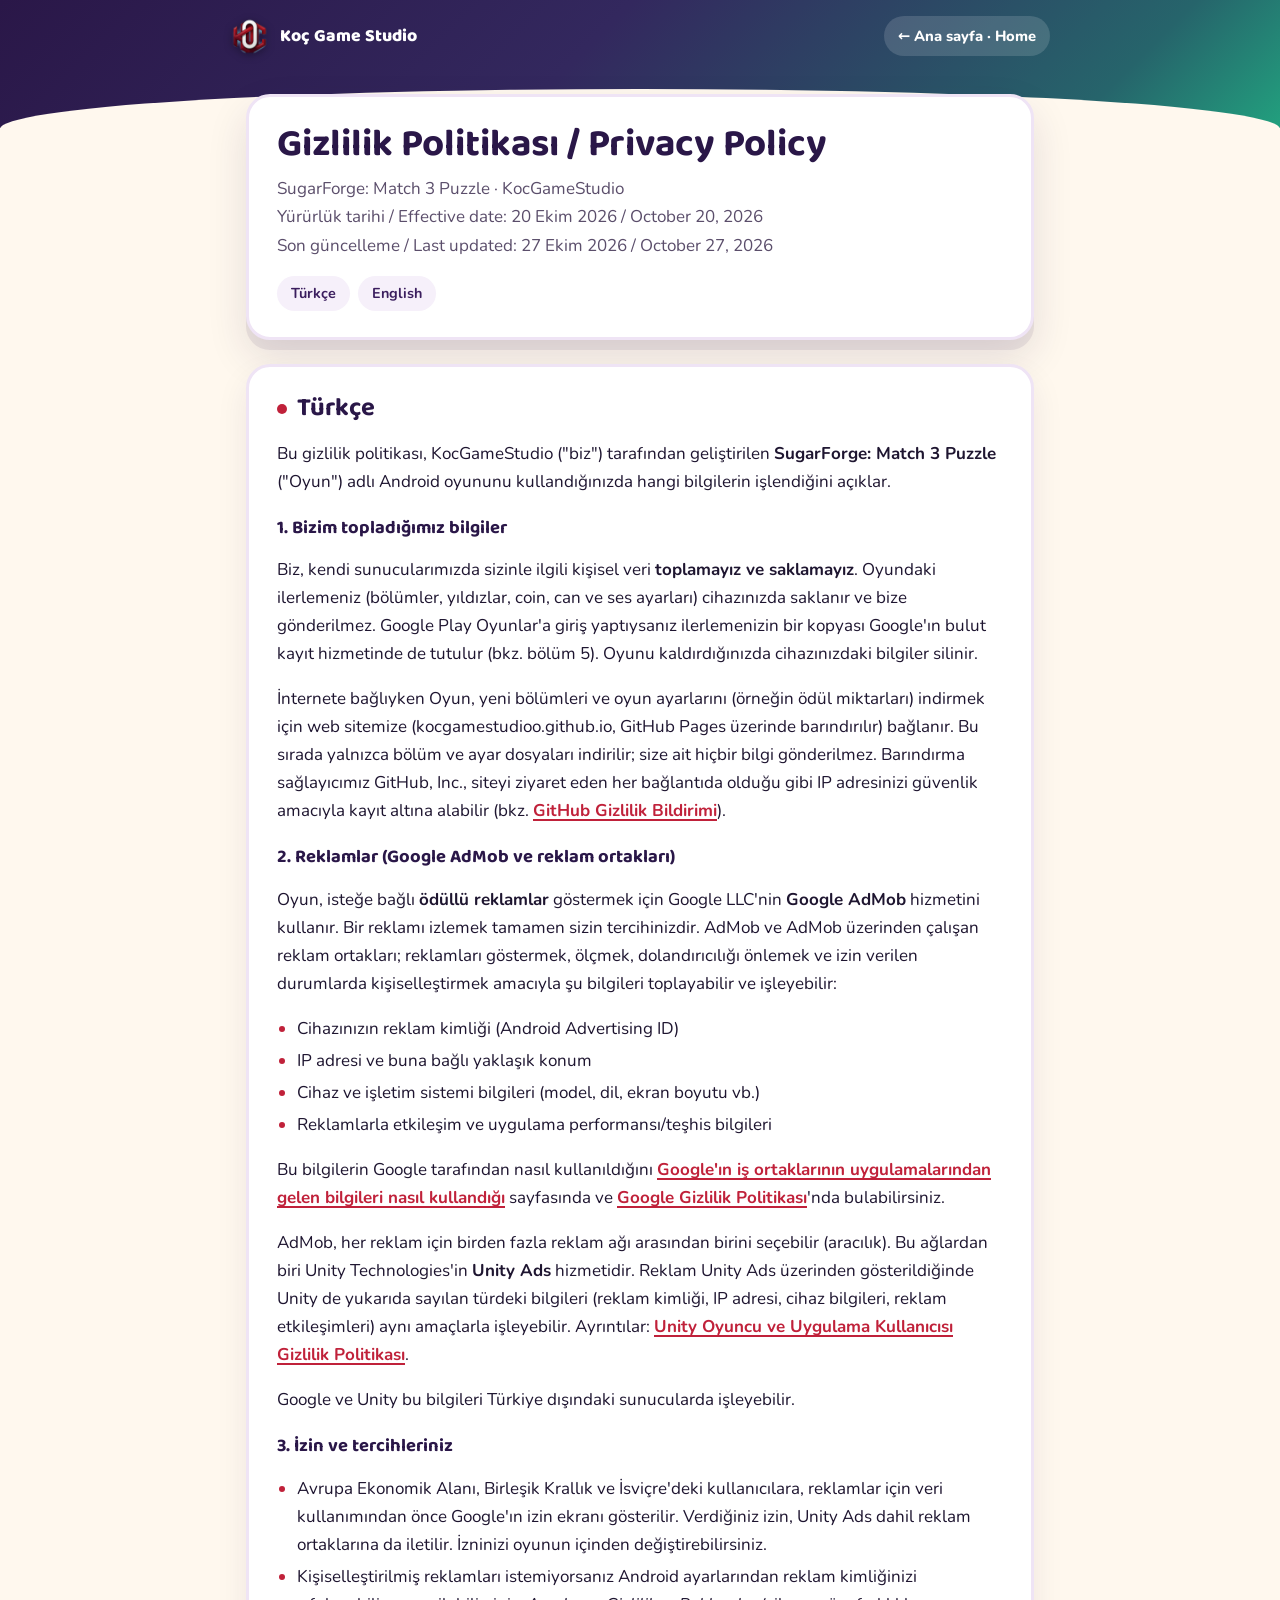
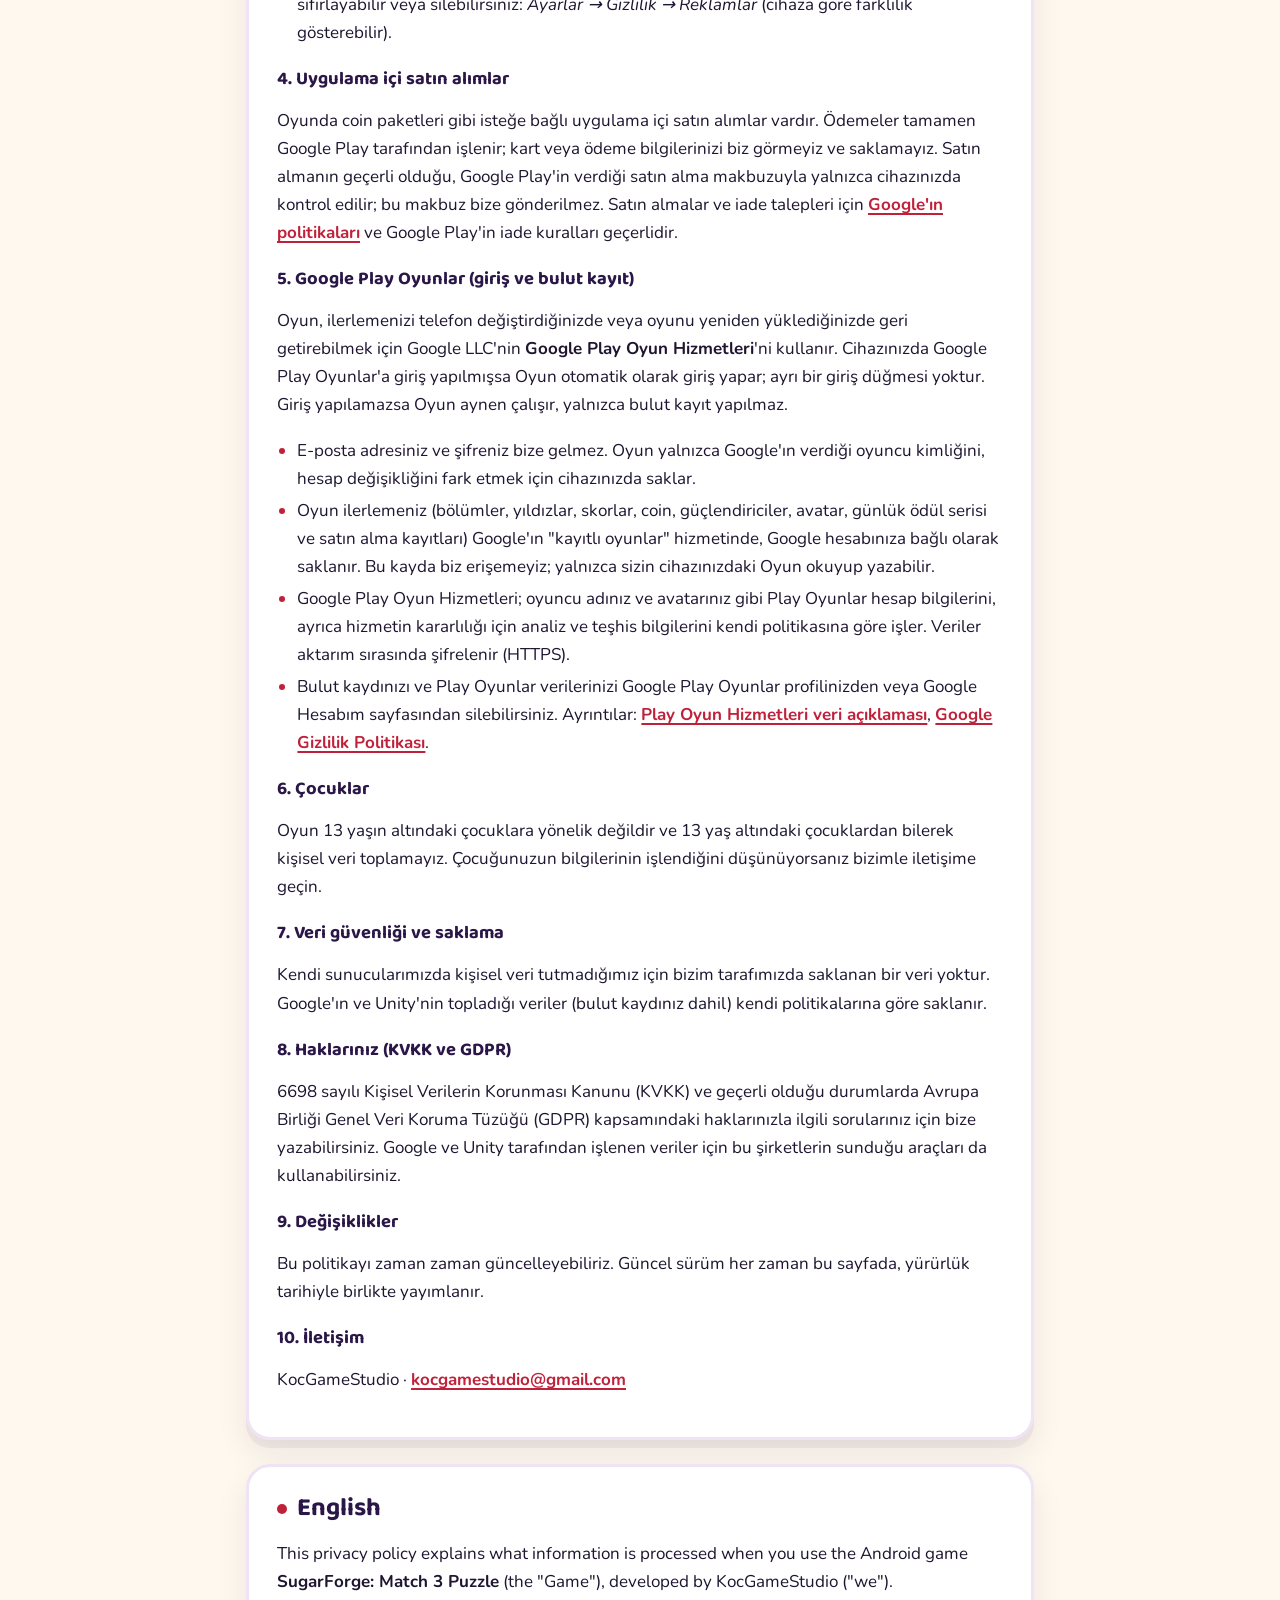
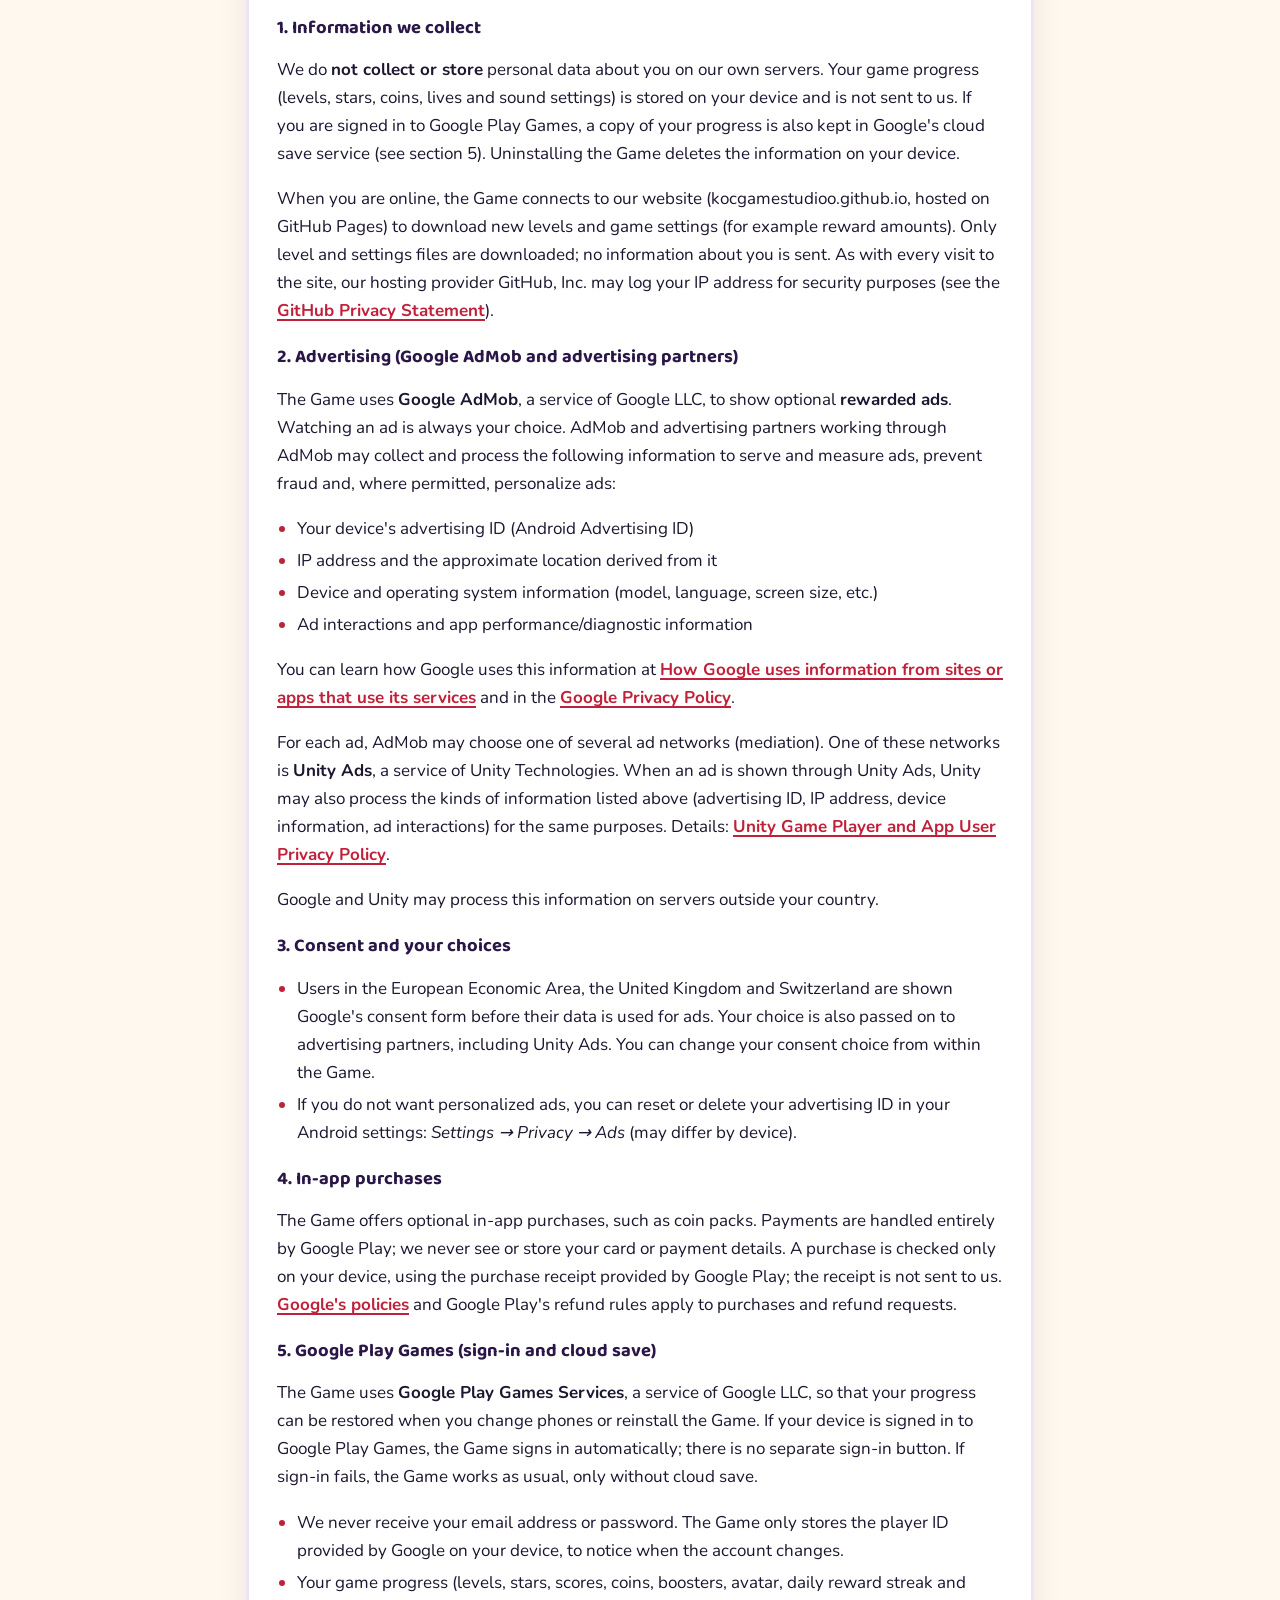
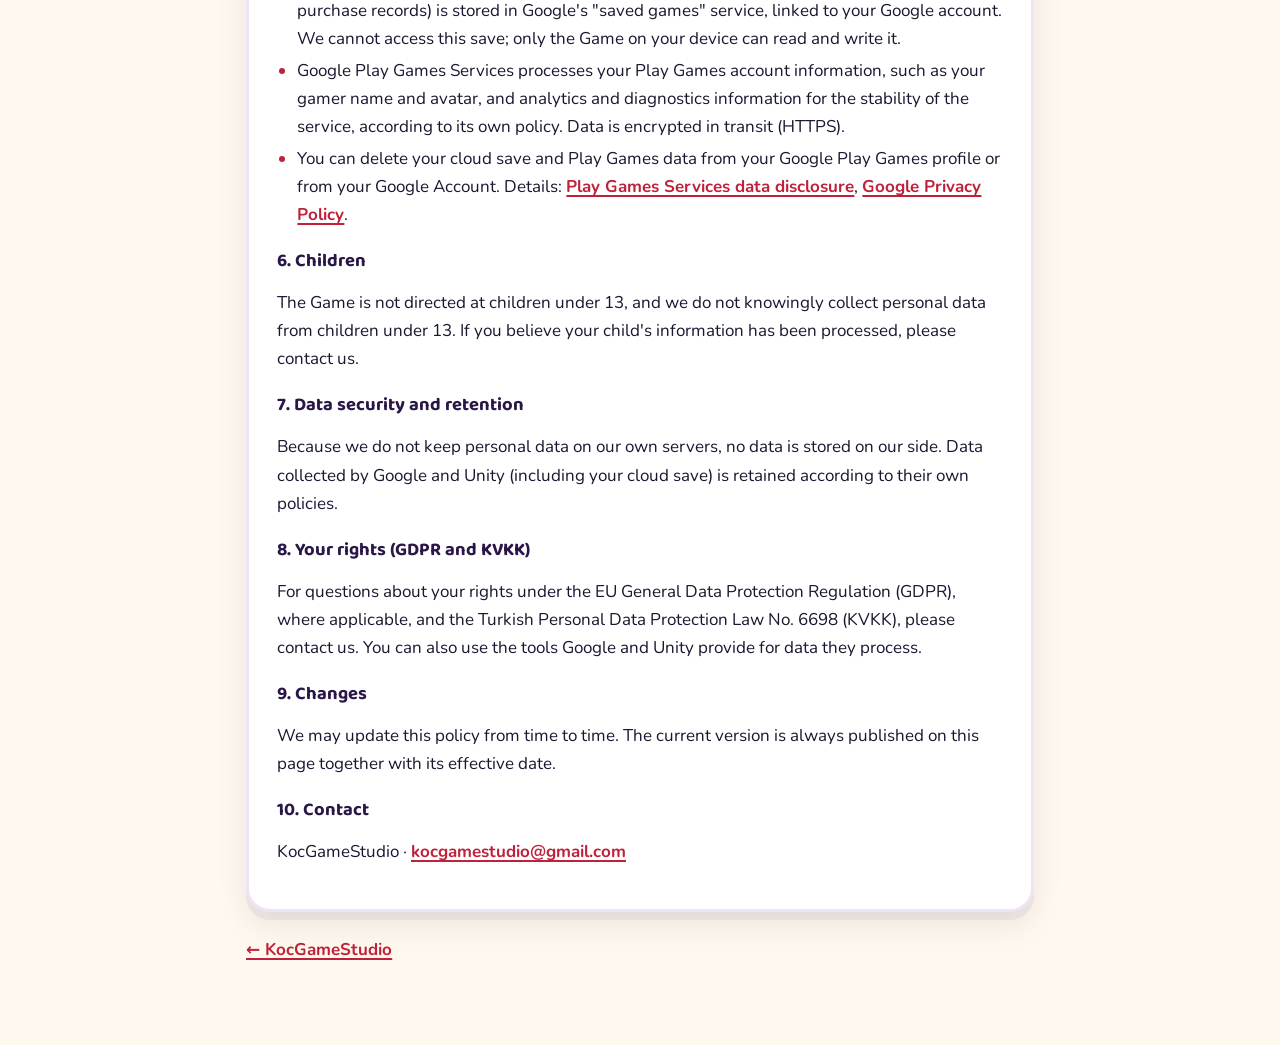
<file: privacy-policy.html>
<!doctype html>
<html lang="tr">
<head>
<meta charset="utf-8">
<meta name="viewport" content="width=device-width, initial-scale=1">
<title>Gizlilik Politikası / Privacy Policy – SugarForge</title>
<meta name="description" content="SugarForge: Match 3 Puzzle gizlilik politikası / privacy policy. KocGameStudio.">
<link rel="icon" type="image/png" href="assets/favicon.png">
<meta name="theme-color" content="#3B1E5E">
<link rel="preconnect" href="https://fonts.googleapis.com">
<link rel="preconnect" href="https://fonts.gstatic.com" crossorigin>
<link href="https://fonts.googleapis.com/css2?family=Baloo+2:wght@600;700;800&family=Nunito:wght@400;600;700;800&display=swap" rel="stylesheet">
<link rel="stylesheet" href="assets/doc.css"></head>
<body>
<div class="topband"><div class="tb-in">
  <a class="brand" href="index.html"><img src="assets/koc-mark.png" alt="">Koç Game Studio</a>
  <a class="back" href="index.html">← <span>Ana sayfa · Home</span></a>
</div></div><main>
  <header>
    <h1>Gizlilik Politikası / Privacy Policy</h1>
    <p class="muted">SugarForge: Match 3 Puzzle · KocGameStudio<br>
    Yürürlük tarihi / Effective date: 20 Ekim 2026 / October 20, 2026<br>
    Son güncelleme / Last updated: 27 Ekim 2026 / October 27, 2026</p>
    <p class="lang-nav"><a href="#tr">Türkçe</a><a href="#en">English</a></p>
  </header>

  <section class="card" id="tr" lang="tr">
    <h2>Türkçe</h2>
    <p>Bu gizlilik politikası, KocGameStudio ("biz") tarafından geliştirilen <strong>SugarForge: Match 3 Puzzle</strong> ("Oyun") adlı Android oyununu kullandığınızda hangi bilgilerin işlendiğini açıklar.</p>

    <h3>1. Bizim topladığımız bilgiler</h3>
    <p>Biz, kendi sunucularımızda sizinle ilgili kişisel veri <strong>toplamayız ve saklamayız</strong>. Oyundaki ilerlemeniz (bölümler, yıldızlar, coin, can ve ses ayarları) cihazınızda saklanır ve bize gönderilmez. Google Play Oyunlar'a giriş yaptıysanız ilerlemenizin bir kopyası Google'ın bulut kayıt hizmetinde de tutulur (bkz. bölüm 5). Oyunu kaldırdığınızda cihazınızdaki bilgiler silinir.</p>
    <p>İnternete bağlıyken Oyun, yeni bölümleri ve oyun ayarlarını (örneğin ödül miktarları) indirmek için web sitemize (kocgamestudioo.github.io, GitHub Pages üzerinde barındırılır) bağlanır. Bu sırada yalnızca bölüm ve ayar dosyaları indirilir; size ait hiçbir bilgi gönderilmez. Barındırma sağlayıcımız GitHub, Inc., siteyi ziyaret eden her bağlantıda olduğu gibi IP adresinizi güvenlik amacıyla kayıt altına alabilir (bkz. <a href="https://docs.github.com/en/site-policy/privacy-policies/github-general-privacy-statement" rel="noopener">GitHub Gizlilik Bildirimi</a>).</p>

    <h3>2. Reklamlar (Google AdMob ve reklam ortakları)</h3>
    <p>Oyun, isteğe bağlı <strong>ödüllü reklamlar</strong> göstermek için Google LLC'nin <strong>Google AdMob</strong> hizmetini kullanır. Bir reklamı izlemek tamamen sizin tercihinizdir. AdMob ve AdMob üzerinden çalışan reklam ortakları; reklamları göstermek, ölçmek, dolandırıcılığı önlemek ve izin verilen durumlarda kişiselleştirmek amacıyla şu bilgileri toplayabilir ve işleyebilir:</p>
    <ul>
      <li>Cihazınızın reklam kimliği (Android Advertising ID)</li>
      <li>IP adresi ve buna bağlı yaklaşık konum</li>
      <li>Cihaz ve işletim sistemi bilgileri (model, dil, ekran boyutu vb.)</li>
      <li>Reklamlarla etkileşim ve uygulama performansı/teşhis bilgileri</li>
    </ul>
    <p>Bu bilgilerin Google tarafından nasıl kullanıldığını <a href="https://policies.google.com/technologies/partner-sites" rel="noopener">Google'ın iş ortaklarının uygulamalarından gelen bilgileri nasıl kullandığı</a> sayfasında ve <a href="https://policies.google.com/privacy" rel="noopener">Google Gizlilik Politikası</a>'nda bulabilirsiniz.</p>
    <p>AdMob, her reklam için birden fazla reklam ağı arasından birini seçebilir (aracılık). Bu ağlardan biri Unity Technologies'in <strong>Unity Ads</strong> hizmetidir. Reklam Unity Ads üzerinden gösterildiğinde Unity de yukarıda sayılan türdeki bilgileri (reklam kimliği, IP adresi, cihaz bilgileri, reklam etkileşimleri) aynı amaçlarla işleyebilir. Ayrıntılar: <a href="https://unity.com/legal/game-player-and-app-user-privacy-policy" rel="noopener">Unity Oyuncu ve Uygulama Kullanıcısı Gizlilik Politikası</a>.</p>
    <p>Google ve Unity bu bilgileri Türkiye dışındaki sunucularda işleyebilir.</p>

    <h3>3. İzin ve tercihleriniz</h3>
    <ul>
      <li>Avrupa Ekonomik Alanı, Birleşik Krallık ve İsviçre'deki kullanıcılara, reklamlar için veri kullanımından önce Google'ın izin ekranı gösterilir. Verdiğiniz izin, Unity Ads dahil reklam ortaklarına da iletilir. İzninizi oyunun içinden değiştirebilirsiniz.</li>
      <li>Kişiselleştirilmiş reklamları istemiyorsanız Android ayarlarından reklam kimliğinizi sıfırlayabilir veya silebilirsiniz: <em>Ayarlar → Gizlilik → Reklamlar</em> (cihaza göre farklılık gösterebilir).</li>
    </ul>

    <h3>4. Uygulama içi satın alımlar</h3>
    <p>Oyunda coin paketleri gibi isteğe bağlı uygulama içi satın alımlar vardır. Ödemeler tamamen Google Play tarafından işlenir; kart veya ödeme bilgilerinizi biz görmeyiz ve saklamayız. Satın almanın geçerli olduğu, Google Play'in verdiği satın alma makbuzuyla yalnızca cihazınızda kontrol edilir; bu makbuz bize gönderilmez. Satın almalar ve iade talepleri için <a href="https://policies.google.com/privacy" rel="noopener">Google'ın politikaları</a> ve Google Play'in iade kuralları geçerlidir.</p>

    <h3>5. Google Play Oyunlar (giriş ve bulut kayıt)</h3>
    <p>Oyun, ilerlemenizi telefon değiştirdiğinizde veya oyunu yeniden yüklediğinizde geri getirebilmek için Google LLC'nin <strong>Google Play Oyun Hizmetleri</strong>'ni kullanır. Cihazınızda Google Play Oyunlar'a giriş yapılmışsa Oyun otomatik olarak giriş yapar; ayrı bir giriş düğmesi yoktur. Giriş yapılamazsa Oyun aynen çalışır, yalnızca bulut kayıt yapılmaz.</p>
    <ul>
      <li>E-posta adresiniz ve şifreniz bize gelmez. Oyun yalnızca Google'ın verdiği oyuncu kimliğini, hesap değişikliğini fark etmek için cihazınızda saklar.</li>
      <li>Oyun ilerlemeniz (bölümler, yıldızlar, skorlar, coin, güçlendiriciler, avatar, günlük ödül serisi ve satın alma kayıtları) Google'ın "kayıtlı oyunlar" hizmetinde, Google hesabınıza bağlı olarak saklanır. Bu kayda biz erişemeyiz; yalnızca sizin cihazınızdaki Oyun okuyup yazabilir.</li>
      <li>Google Play Oyun Hizmetleri; oyuncu adınız ve avatarınız gibi Play Oyunlar hesap bilgilerini, ayrıca hizmetin kararlılığı için analiz ve teşhis bilgilerini kendi politikasına göre işler. Veriler aktarım sırasında şifrelenir (HTTPS).</li>
      <li>Bulut kaydınızı ve Play Oyunlar verilerinizi Google Play Oyunlar profilinizden veya Google Hesabım sayfasından silebilirsiniz. Ayrıntılar: <a href="https://developer.android.com/games/pgs/data-collection" rel="noopener">Play Oyun Hizmetleri veri açıklaması</a>, <a href="https://policies.google.com/privacy" rel="noopener">Google Gizlilik Politikası</a>.</li>
    </ul>

    <h3>6. Çocuklar</h3>
    <p>Oyun 13 yaşın altındaki çocuklara yönelik değildir ve 13 yaş altındaki çocuklardan bilerek kişisel veri toplamayız. Çocuğunuzun bilgilerinin işlendiğini düşünüyorsanız bizimle iletişime geçin.</p>

    <h3>7. Veri güvenliği ve saklama</h3>
    <p>Kendi sunucularımızda kişisel veri tutmadığımız için bizim tarafımızda saklanan bir veri yoktur. Google'ın ve Unity'nin topladığı veriler (bulut kaydınız dahil) kendi politikalarına göre saklanır.</p>

    <h3>8. Haklarınız (KVKK ve GDPR)</h3>
    <p>6698 sayılı Kişisel Verilerin Korunması Kanunu (KVKK) ve geçerli olduğu durumlarda Avrupa Birliği Genel Veri Koruma Tüzüğü (GDPR) kapsamındaki haklarınızla ilgili sorularınız için bize yazabilirsiniz. Google ve Unity tarafından işlenen veriler için bu şirketlerin sunduğu araçları da kullanabilirsiniz.</p>

    <h3>9. Değişiklikler</h3>
    <p>Bu politikayı zaman zaman güncelleyebiliriz. Güncel sürüm her zaman bu sayfada, yürürlük tarihiyle birlikte yayımlanır.</p>

    <h3>10. İletişim</h3>
    <p>KocGameStudio · <a href="mailto:kocgamestudio@gmail.com">kocgamestudio@gmail.com</a></p>
  </section>

  <section class="card" id="en" lang="en">
    <h2>English</h2>
    <p>This privacy policy explains what information is processed when you use the Android game <strong>SugarForge: Match 3 Puzzle</strong> (the "Game"), developed by KocGameStudio ("we").</p>

    <h3>1. Information we collect</h3>
    <p>We do <strong>not collect or store</strong> personal data about you on our own servers. Your game progress (levels, stars, coins, lives and sound settings) is stored on your device and is not sent to us. If you are signed in to Google Play Games, a copy of your progress is also kept in Google's cloud save service (see section 5). Uninstalling the Game deletes the information on your device.</p>
    <p>When you are online, the Game connects to our website (kocgamestudioo.github.io, hosted on GitHub Pages) to download new levels and game settings (for example reward amounts). Only level and settings files are downloaded; no information about you is sent. As with every visit to the site, our hosting provider GitHub, Inc. may log your IP address for security purposes (see the <a href="https://docs.github.com/en/site-policy/privacy-policies/github-general-privacy-statement" rel="noopener">GitHub Privacy Statement</a>).</p>

    <h3>2. Advertising (Google AdMob and advertising partners)</h3>
    <p>The Game uses <strong>Google AdMob</strong>, a service of Google LLC, to show optional <strong>rewarded ads</strong>. Watching an ad is always your choice. AdMob and advertising partners working through AdMob may collect and process the following information to serve and measure ads, prevent fraud and, where permitted, personalize ads:</p>
    <ul>
      <li>Your device's advertising ID (Android Advertising ID)</li>
      <li>IP address and the approximate location derived from it</li>
      <li>Device and operating system information (model, language, screen size, etc.)</li>
      <li>Ad interactions and app performance/diagnostic information</li>
    </ul>
    <p>You can learn how Google uses this information at <a href="https://policies.google.com/technologies/partner-sites" rel="noopener">How Google uses information from sites or apps that use its services</a> and in the <a href="https://policies.google.com/privacy" rel="noopener">Google Privacy Policy</a>.</p>
    <p>For each ad, AdMob may choose one of several ad networks (mediation). One of these networks is <strong>Unity Ads</strong>, a service of Unity Technologies. When an ad is shown through Unity Ads, Unity may also process the kinds of information listed above (advertising ID, IP address, device information, ad interactions) for the same purposes. Details: <a href="https://unity.com/legal/game-player-and-app-user-privacy-policy" rel="noopener">Unity Game Player and App User Privacy Policy</a>.</p>
    <p>Google and Unity may process this information on servers outside your country.</p>

    <h3>3. Consent and your choices</h3>
    <ul>
      <li>Users in the European Economic Area, the United Kingdom and Switzerland are shown Google's consent form before their data is used for ads. Your choice is also passed on to advertising partners, including Unity Ads. You can change your consent choice from within the Game.</li>
      <li>If you do not want personalized ads, you can reset or delete your advertising ID in your Android settings: <em>Settings → Privacy → Ads</em> (may differ by device).</li>
    </ul>

    <h3>4. In-app purchases</h3>
    <p>The Game offers optional in-app purchases, such as coin packs. Payments are handled entirely by Google Play; we never see or store your card or payment details. A purchase is checked only on your device, using the purchase receipt provided by Google Play; the receipt is not sent to us. <a href="https://policies.google.com/privacy" rel="noopener">Google's policies</a> and Google Play's refund rules apply to purchases and refund requests.</p>

    <h3>5. Google Play Games (sign-in and cloud save)</h3>
    <p>The Game uses <strong>Google Play Games Services</strong>, a service of Google LLC, so that your progress can be restored when you change phones or reinstall the Game. If your device is signed in to Google Play Games, the Game signs in automatically; there is no separate sign-in button. If sign-in fails, the Game works as usual, only without cloud save.</p>
    <ul>
      <li>We never receive your email address or password. The Game only stores the player ID provided by Google on your device, to notice when the account changes.</li>
      <li>Your game progress (levels, stars, scores, coins, boosters, avatar, daily reward streak and purchase records) is stored in Google's "saved games" service, linked to your Google account. We cannot access this save; only the Game on your device can read and write it.</li>
      <li>Google Play Games Services processes your Play Games account information, such as your gamer name and avatar, and analytics and diagnostics information for the stability of the service, according to its own policy. Data is encrypted in transit (HTTPS).</li>
      <li>You can delete your cloud save and Play Games data from your Google Play Games profile or from your Google Account. Details: <a href="https://developer.android.com/games/pgs/data-collection" rel="noopener">Play Games Services data disclosure</a>, <a href="https://policies.google.com/privacy" rel="noopener">Google Privacy Policy</a>.</li>
    </ul>

    <h3>6. Children</h3>
    <p>The Game is not directed at children under 13, and we do not knowingly collect personal data from children under 13. If you believe your child's information has been processed, please contact us.</p>

    <h3>7. Data security and retention</h3>
    <p>Because we do not keep personal data on our own servers, no data is stored on our side. Data collected by Google and Unity (including your cloud save) is retained according to their own policies.</p>

    <h3>8. Your rights (GDPR and KVKK)</h3>
    <p>For questions about your rights under the EU General Data Protection Regulation (GDPR), where applicable, and the Turkish Personal Data Protection Law No. 6698 (KVKK), please contact us. You can also use the tools Google and Unity provide for data they process.</p>

    <h3>9. Changes</h3>
    <p>We may update this policy from time to time. The current version is always published on this page together with its effective date.</p>

    <h3>10. Contact</h3>
    <p>KocGameStudio · <a href="mailto:kocgamestudio@gmail.com">kocgamestudio@gmail.com</a></p>
  </section>

  <p class="muted"><a href="index.html">← KocGameStudio</a></p>
</main>
</body>
</html>
</file>
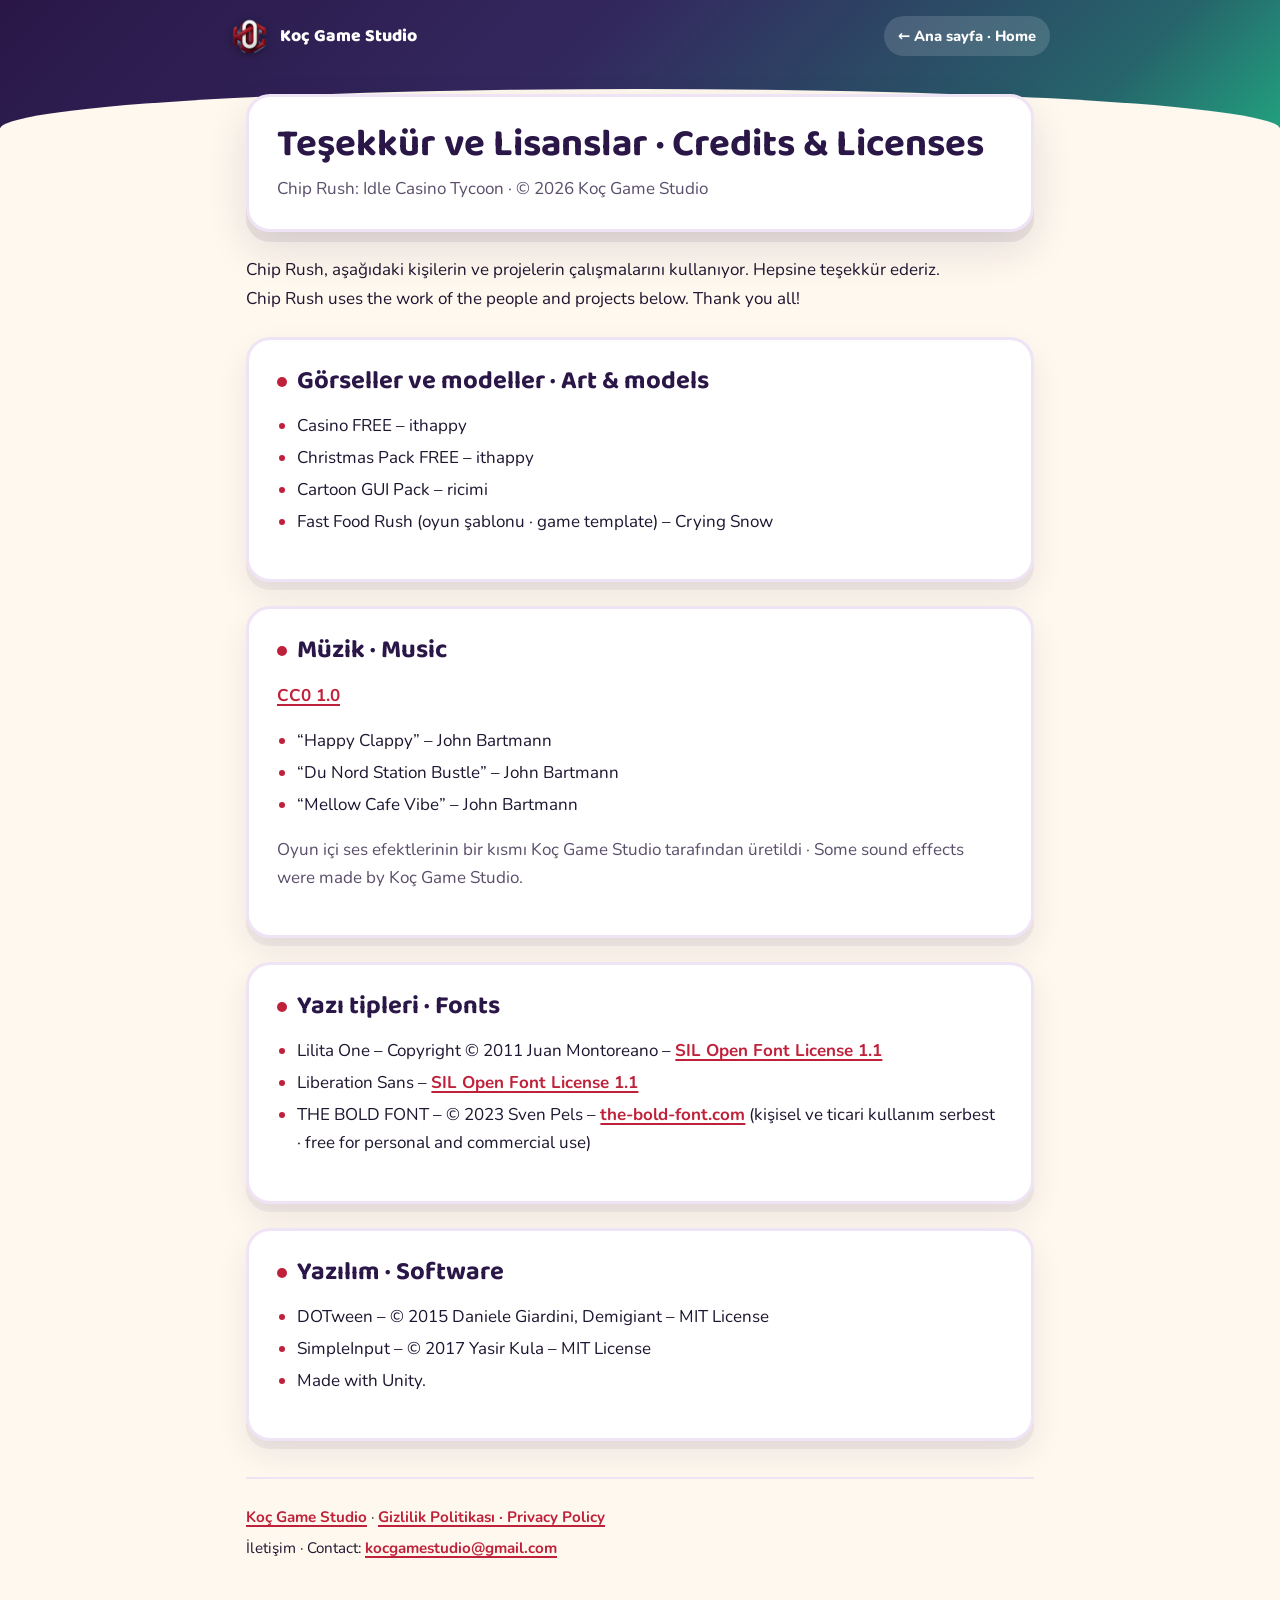
<file: chiprush/credits.html>
<!doctype html>
<html lang="tr">
<head>
<meta charset="utf-8">
<meta name="viewport" content="width=device-width, initial-scale=1">
<title>Teşekkür ve Lisanslar / Credits &amp; Licenses – Chip Rush</title>
<meta name="description" content="Chip Rush: Idle Casino Tycoon – teşekkür ve lisanslar / credits and licenses. Koç Game Studio.">
<link rel="icon" type="image/png" href="../assets/favicon.png">
<meta name="theme-color" content="#3B1E5E">
<link rel="preconnect" href="https://fonts.googleapis.com">
<link rel="preconnect" href="https://fonts.gstatic.com" crossorigin>
<link href="https://fonts.googleapis.com/css2?family=Baloo+2:wght@600;700;800&family=Nunito:wght@400;600;700;800&display=swap" rel="stylesheet">
<link rel="stylesheet" href="../assets/doc.css">
</head>
<body>
<div class="topband"><div class="tb-in">
  <a class="brand" href="../index.html"><img src="../assets/koc-mark.png" alt="">Koç Game Studio</a>
  <a class="back" href="../index.html">← <span>Ana sayfa · Home</span></a>
</div></div>
<main>
  <header>
    <h1>Teşekkür ve Lisanslar · Credits &amp; Licenses</h1>
    <p class="muted">Chip Rush: Idle Casino Tycoon · © 2026 Koç Game Studio</p>
  </header>

  <p>Chip Rush, aşağıdaki kişilerin ve projelerin çalışmalarını kullanıyor. Hepsine teşekkür ederiz.<br>
  Chip Rush uses the work of the people and projects below. Thank you all!</p>

  <section class="card">
    <h2>Görseller ve modeller · Art &amp; models</h2>
    <ul>
      <li>Casino FREE – ithappy</li>
      <li>Christmas Pack FREE – ithappy</li>
      <li>Cartoon GUI Pack – ricimi</li>
      <li>Fast Food Rush (oyun şablonu · game template) – Crying Snow</li>
    </ul>
  </section>

  <section class="card">
    <h2>Müzik · Music</h2>
    <p class="muted"><a href="https://creativecommons.org/publicdomain/zero/1.0/">CC0 1.0</a></p>
    <ul>
      <li>“Happy Clappy” – John Bartmann</li>
      <li>“Du Nord Station Bustle” – John Bartmann</li>
      <li>“Mellow Cafe Vibe” – John Bartmann</li>
    </ul>
    <p class="muted">Oyun içi ses efektlerinin bir kısmı Koç Game Studio tarafından üretildi · Some sound effects were made by Koç Game Studio.</p>
  </section>

  <section class="card">
    <h2>Yazı tipleri · Fonts</h2>
    <ul>
      <li>Lilita One – Copyright © 2011 Juan Montoreano – <a href="https://openfontlicense.org">SIL Open Font License 1.1</a></li>
      <li>Liberation Sans – <a href="https://openfontlicense.org">SIL Open Font License 1.1</a></li>
      <li>THE BOLD FONT – © 2023 Sven Pels – <a href="https://www.the-bold-font.com">the-bold-font.com</a> (kişisel ve ticari kullanım serbest · free for personal and commercial use)</li>
    </ul>
  </section>

  <section class="card">
    <h2>Yazılım · Software</h2>
    <ul>
      <li>DOTween – © 2015 Daniele Giardini, Demigiant – MIT License</li>
      <li>SimpleInput – © 2017 Yasir Kula – MIT License</li>
      <li>Made with Unity.</li>
    </ul>
  </section>

  <footer>
    <p><a href="../index.html">Koç Game Studio</a> · <a href="privacy-policy.html">Gizlilik Politikası · Privacy Policy</a></p>
    <p>İletişim · Contact: <a href="mailto:kocgamestudio@gmail.com">kocgamestudio@gmail.com</a></p>
  </footer>
</main>
</body>
</html>
</file>
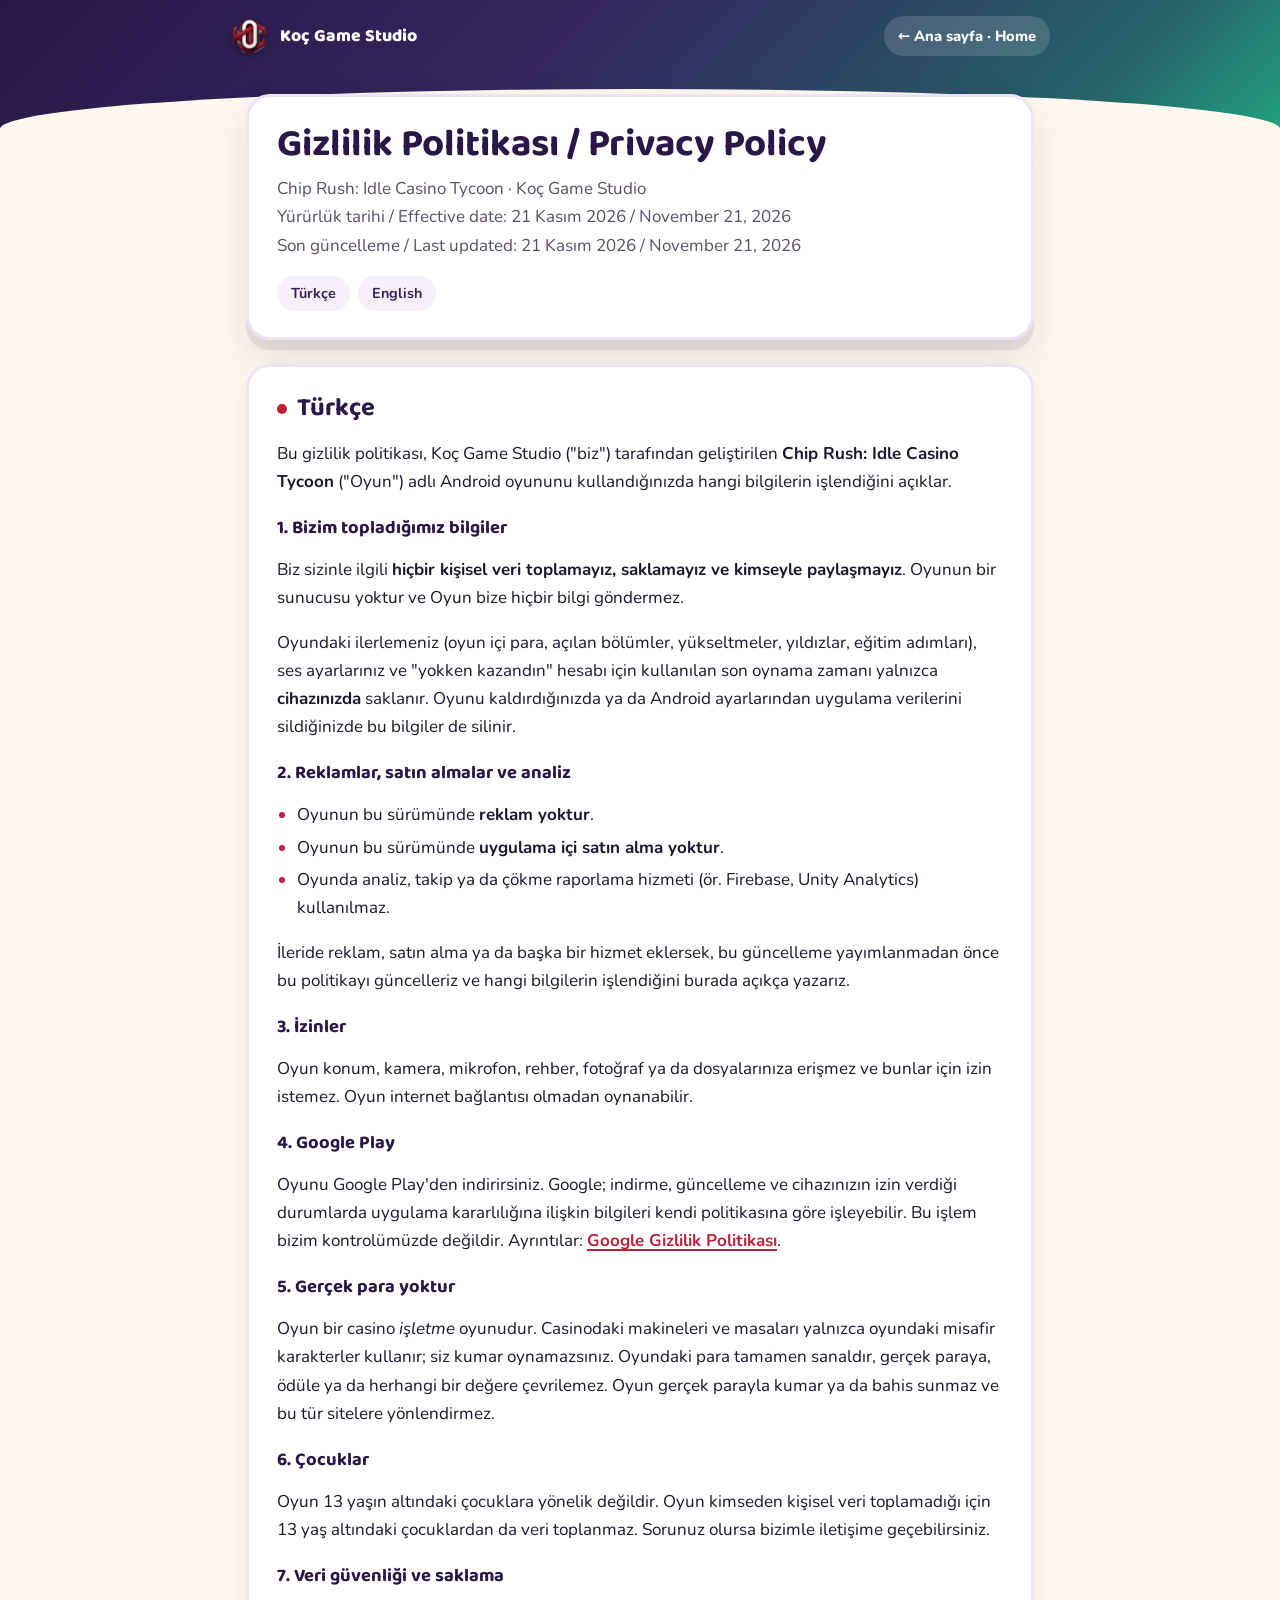
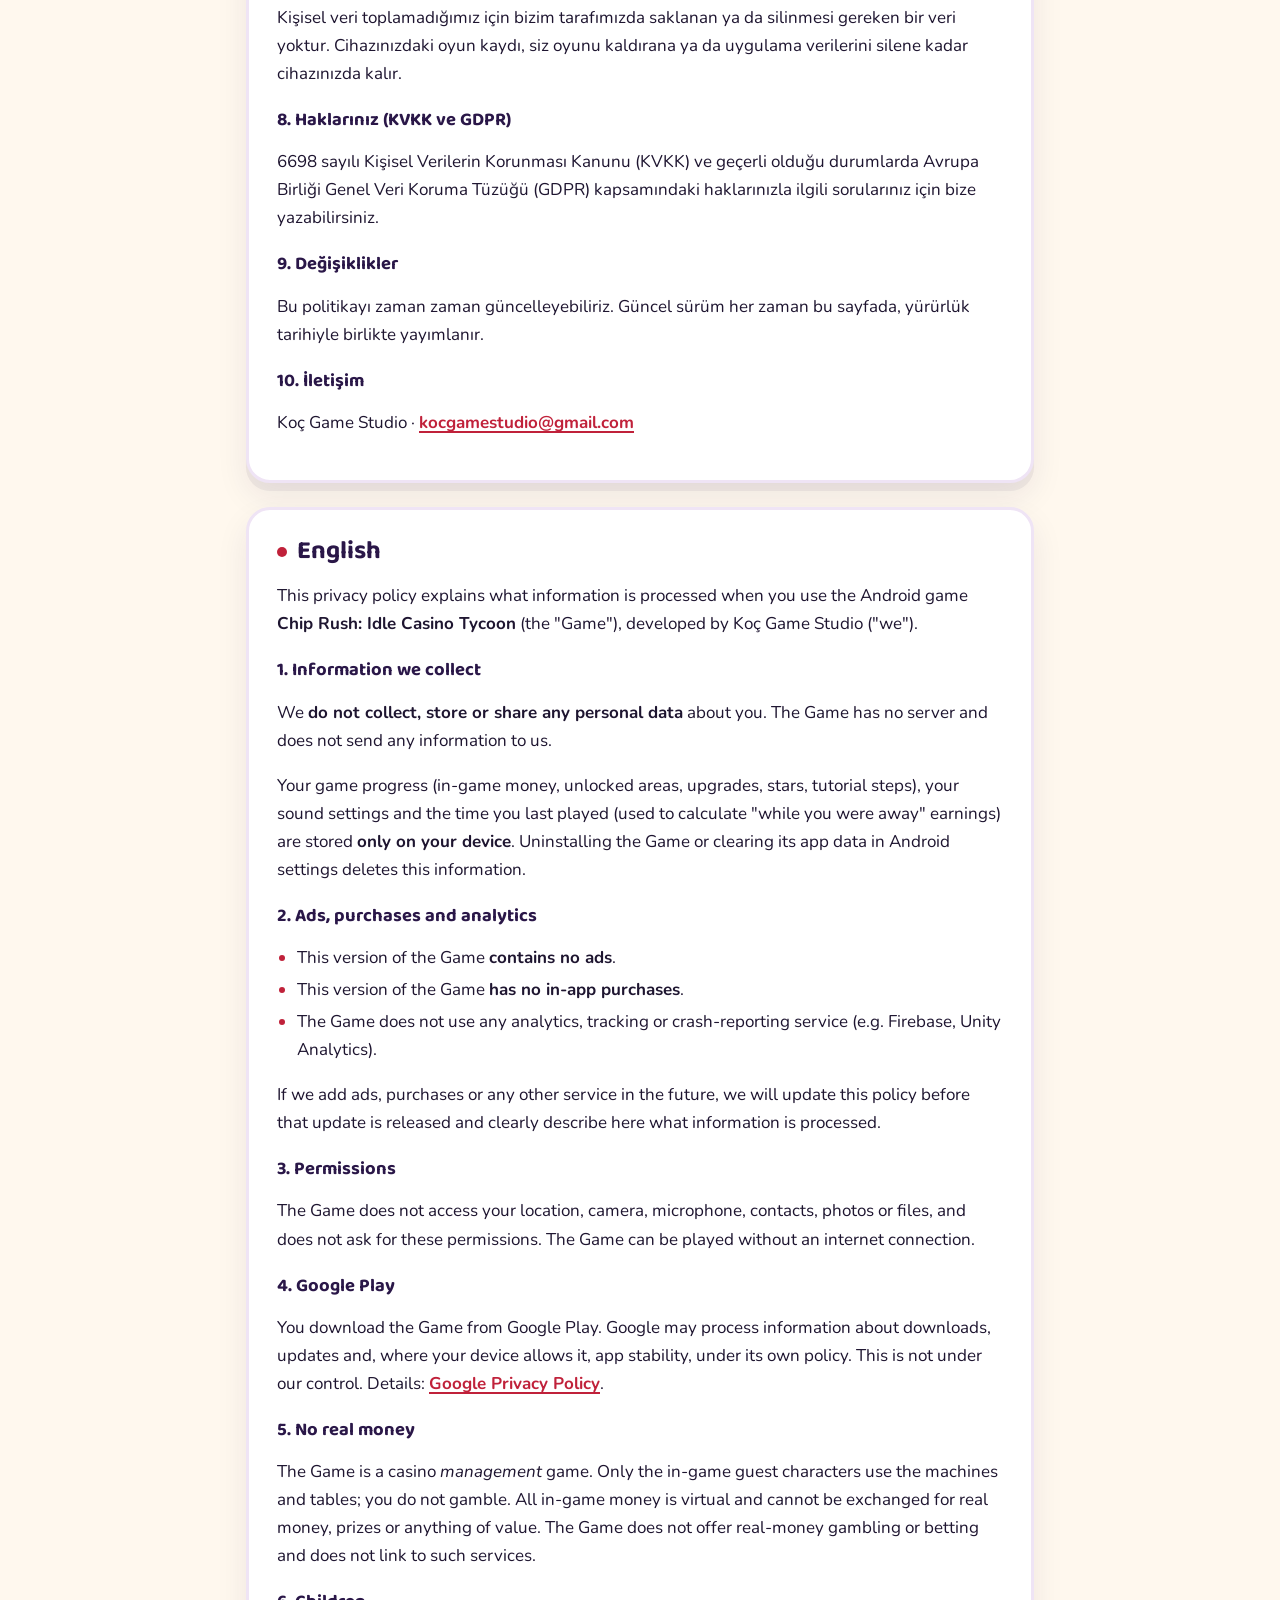
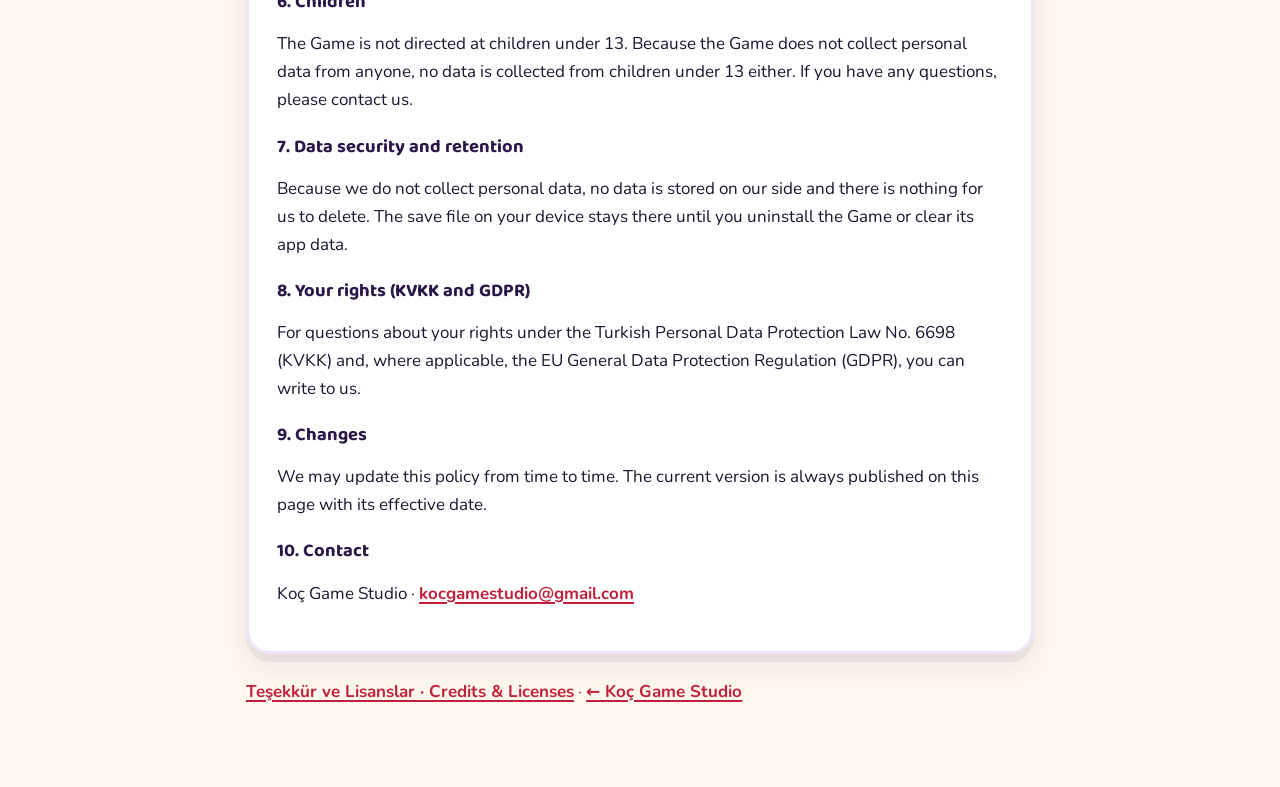
<file: chiprush/privacy-policy.html>
<!doctype html>
<html lang="tr">
<head>
<meta charset="utf-8">
<meta name="viewport" content="width=device-width, initial-scale=1">
<title>Gizlilik Politikası / Privacy Policy – Chip Rush</title>
<meta name="description" content="Chip Rush: Idle Casino Tycoon gizlilik politikası / privacy policy. Koç Game Studio.">
<link rel="icon" type="image/png" href="../assets/favicon.png">
<meta name="theme-color" content="#3B1E5E">
<link rel="preconnect" href="https://fonts.googleapis.com">
<link rel="preconnect" href="https://fonts.gstatic.com" crossorigin>
<link href="https://fonts.googleapis.com/css2?family=Baloo+2:wght@600;700;800&family=Nunito:wght@400;600;700;800&display=swap" rel="stylesheet">
<link rel="stylesheet" href="../assets/doc.css">
</head>
<body>
<div class="topband"><div class="tb-in">
  <a class="brand" href="../index.html"><img src="../assets/koc-mark.png" alt="">Koç Game Studio</a>
  <a class="back" href="../index.html">← <span>Ana sayfa · Home</span></a>
</div></div>
<main>
  <header>
    <h1>Gizlilik Politikası / Privacy Policy</h1>
    <p class="muted">Chip Rush: Idle Casino Tycoon · Koç Game Studio<br>
    Yürürlük tarihi / Effective date: 21 Kasım 2026 / November 21, 2026<br>
    Son güncelleme / Last updated: 21 Kasım 2026 / November 21, 2026</p>
    <p class="lang-nav"><a href="#tr">Türkçe</a><a href="#en">English</a></p>
  </header>

  <section class="card" id="tr" lang="tr">
    <h2>Türkçe</h2>
    <p>Bu gizlilik politikası, Koç Game Studio ("biz") tarafından geliştirilen <strong>Chip Rush: Idle Casino Tycoon</strong> ("Oyun") adlı Android oyununu kullandığınızda hangi bilgilerin işlendiğini açıklar.</p>

    <h3>1. Bizim topladığımız bilgiler</h3>
    <p>Biz sizinle ilgili <strong>hiçbir kişisel veri toplamayız, saklamayız ve kimseyle paylaşmayız</strong>. Oyunun bir sunucusu yoktur ve Oyun bize hiçbir bilgi göndermez.</p>
    <p>Oyundaki ilerlemeniz (oyun içi para, açılan bölümler, yükseltmeler, yıldızlar, eğitim adımları), ses ayarlarınız ve "yokken kazandın" hesabı için kullanılan son oynama zamanı yalnızca <strong>cihazınızda</strong> saklanır. Oyunu kaldırdığınızda ya da Android ayarlarından uygulama verilerini sildiğinizde bu bilgiler de silinir.</p>

    <h3>2. Reklamlar, satın almalar ve analiz</h3>
    <ul>
      <li>Oyunun bu sürümünde <strong>reklam yoktur</strong>.</li>
      <li>Oyunun bu sürümünde <strong>uygulama içi satın alma yoktur</strong>.</li>
      <li>Oyunda analiz, takip ya da çökme raporlama hizmeti (ör. Firebase, Unity Analytics) kullanılmaz.</li>
    </ul>
    <p>İleride reklam, satın alma ya da başka bir hizmet eklersek, bu güncelleme yayımlanmadan önce bu politikayı güncelleriz ve hangi bilgilerin işlendiğini burada açıkça yazarız.</p>

    <h3>3. İzinler</h3>
    <p>Oyun konum, kamera, mikrofon, rehber, fotoğraf ya da dosyalarınıza erişmez ve bunlar için izin istemez. Oyun internet bağlantısı olmadan oynanabilir.</p>

    <h3>4. Google Play</h3>
    <p>Oyunu Google Play'den indirirsiniz. Google; indirme, güncelleme ve cihazınızın izin verdiği durumlarda uygulama kararlılığına ilişkin bilgileri kendi politikasına göre işleyebilir. Bu işlem bizim kontrolümüzde değildir. Ayrıntılar: <a href="https://policies.google.com/privacy" rel="noopener">Google Gizlilik Politikası</a>.</p>

    <h3>5. Gerçek para yoktur</h3>
    <p>Oyun bir casino <em>işletme</em> oyunudur. Casinodaki makineleri ve masaları yalnızca oyundaki misafir karakterler kullanır; siz kumar oynamazsınız. Oyundaki para tamamen sanaldır, gerçek paraya, ödüle ya da herhangi bir değere çevrilemez. Oyun gerçek parayla kumar ya da bahis sunmaz ve bu tür sitelere yönlendirmez.</p>

    <h3>6. Çocuklar</h3>
    <p>Oyun 13 yaşın altındaki çocuklara yönelik değildir. Oyun kimseden kişisel veri toplamadığı için 13 yaş altındaki çocuklardan da veri toplanmaz. Sorunuz olursa bizimle iletişime geçebilirsiniz.</p>

    <h3>7. Veri güvenliği ve saklama</h3>
    <p>Kişisel veri toplamadığımız için bizim tarafımızda saklanan ya da silinmesi gereken bir veri yoktur. Cihazınızdaki oyun kaydı, siz oyunu kaldırana ya da uygulama verilerini silene kadar cihazınızda kalır.</p>

    <h3>8. Haklarınız (KVKK ve GDPR)</h3>
    <p>6698 sayılı Kişisel Verilerin Korunması Kanunu (KVKK) ve geçerli olduğu durumlarda Avrupa Birliği Genel Veri Koruma Tüzüğü (GDPR) kapsamındaki haklarınızla ilgili sorularınız için bize yazabilirsiniz.</p>

    <h3>9. Değişiklikler</h3>
    <p>Bu politikayı zaman zaman güncelleyebiliriz. Güncel sürüm her zaman bu sayfada, yürürlük tarihiyle birlikte yayımlanır.</p>

    <h3>10. İletişim</h3>
    <p>Koç Game Studio · <a href="mailto:kocgamestudio@gmail.com">kocgamestudio@gmail.com</a></p>
  </section>

  <section class="card" id="en" lang="en">
    <h2>English</h2>
    <p>This privacy policy explains what information is processed when you use the Android game <strong>Chip Rush: Idle Casino Tycoon</strong> (the "Game"), developed by Koç Game Studio ("we").</p>

    <h3>1. Information we collect</h3>
    <p>We <strong>do not collect, store or share any personal data</strong> about you. The Game has no server and does not send any information to us.</p>
    <p>Your game progress (in-game money, unlocked areas, upgrades, stars, tutorial steps), your sound settings and the time you last played (used to calculate "while you were away" earnings) are stored <strong>only on your device</strong>. Uninstalling the Game or clearing its app data in Android settings deletes this information.</p>

    <h3>2. Ads, purchases and analytics</h3>
    <ul>
      <li>This version of the Game <strong>contains no ads</strong>.</li>
      <li>This version of the Game <strong>has no in-app purchases</strong>.</li>
      <li>The Game does not use any analytics, tracking or crash-reporting service (e.g. Firebase, Unity Analytics).</li>
    </ul>
    <p>If we add ads, purchases or any other service in the future, we will update this policy before that update is released and clearly describe here what information is processed.</p>

    <h3>3. Permissions</h3>
    <p>The Game does not access your location, camera, microphone, contacts, photos or files, and does not ask for these permissions. The Game can be played without an internet connection.</p>

    <h3>4. Google Play</h3>
    <p>You download the Game from Google Play. Google may process information about downloads, updates and, where your device allows it, app stability, under its own policy. This is not under our control. Details: <a href="https://policies.google.com/privacy" rel="noopener">Google Privacy Policy</a>.</p>

    <h3>5. No real money</h3>
    <p>The Game is a casino <em>management</em> game. Only the in-game guest characters use the machines and tables; you do not gamble. All in-game money is virtual and cannot be exchanged for real money, prizes or anything of value. The Game does not offer real-money gambling or betting and does not link to such services.</p>

    <h3>6. Children</h3>
    <p>The Game is not directed at children under 13. Because the Game does not collect personal data from anyone, no data is collected from children under 13 either. If you have any questions, please contact us.</p>

    <h3>7. Data security and retention</h3>
    <p>Because we do not collect personal data, no data is stored on our side and there is nothing for us to delete. The save file on your device stays there until you uninstall the Game or clear its app data.</p>

    <h3>8. Your rights (KVKK and GDPR)</h3>
    <p>For questions about your rights under the Turkish Personal Data Protection Law No. 6698 (KVKK) and, where applicable, the EU General Data Protection Regulation (GDPR), you can write to us.</p>

    <h3>9. Changes</h3>
    <p>We may update this policy from time to time. The current version is always published on this page with its effective date.</p>

    <h3>10. Contact</h3>
    <p>Koç Game Studio · <a href="mailto:kocgamestudio@gmail.com">kocgamestudio@gmail.com</a></p>
  </section>

  <p class="muted"><a href="credits.html">Teşekkür ve Lisanslar · Credits &amp; Licenses</a> · <a href="../index.html">← Koç Game Studio</a></p>
</main>
</body>
</html>
</file>
<file: assets/doc.css>
/* Koç Game Studio – gizlilik ve lisans sayfaları (ana sayfayla aynı görünüm) */
:root {
  --night: #2A1748;
  --night-2: #3B1E5E;
  --emerald: #22A07E;
  --koc-red: #C0213A;
  --koc-red-dark: #8E1528;
  --gold: #F5B83D;
  --cream: #FFF8EE;
  --ink: #1E1530;
  --ink-soft: #5B4E6B;
  --card: #FFFFFF;
  --line: #EFE4F5;
}
* { box-sizing: border-box; }
html { scroll-behavior: smooth; }
body {
  margin: 0; background: var(--cream); color: var(--ink);
  font: 17px/1.65 "Nunito", system-ui, -apple-system, "Segoe UI", Roboto, Arial, sans-serif;
  -webkit-font-smoothing: antialiased;
}
h1, h2, h3 { font-family: "Baloo 2", "Nunito", sans-serif; line-height: 1.15; color: var(--night); }
a { color: var(--koc-red); font-weight: 700; text-decoration-thickness: 2px; text-underline-offset: 3px; }
a:hover { color: var(--koc-red-dark); }
a:focus-visible { outline: 3px solid var(--gold); outline-offset: 2px; border-radius: 4px; }

/* üst bant */
.topband {
  background: linear-gradient(135deg, var(--night) 0%, #33285E 45%, #26646B 85%, var(--emerald) 100%);
  color: #fff; padding: 0 16px 56px; position: relative;
}
.topband::after {
  content: ""; position: absolute; left: 0; right: 0; bottom: -1px; height: 40px;
  background: var(--cream); border-radius: 50% 50% 0 0 / 100% 100% 0 0;
}
.tb-in { max-width: 820px; margin: 0 auto; display: flex; align-items: center; justify-content: space-between; gap: 12px; padding: 16px 0; }
.tb-in .brand { display: flex; align-items: center; gap: 10px; color: #fff; text-decoration: none; font-family: "Baloo 2", sans-serif; font-weight: 800; font-size: 1.1rem; }
.tb-in .brand img { width: 40px; height: 40px; filter: drop-shadow(0 2px 4px rgba(0,0,0,.35)); }
.tb-in .back { color: #fff; text-decoration: none; font-weight: 800; font-size: .92rem; background: rgba(255,255,255,.14); padding: 8px 14px; border-radius: 999px; transition: background .2s; }
.tb-in .back:hover { background: rgba(255,255,255,.24); color: #fff; }

main { max-width: 820px; margin: -34px auto 0; padding: 0 16px 64px; position: relative; z-index: 1; }
main > header {
  background: var(--card); border: 3px solid var(--line); border-radius: 24px; padding: 26px 28px;
  box-shadow: 0 10px 0 rgba(42,23,72,.08), 0 18px 40px rgba(42,23,72,.12);
}
main > header h1 { font-size: clamp(1.7rem, 5vw, 2.4rem); margin: 0 0 8px; }
.muted { color: var(--ink-soft); }
main > header .muted { margin: 0; }

.lang-nav { display: flex; gap: 8px; margin: 16px 0 0; }
.lang-nav a { text-decoration: none; background: #F6F0FA; color: var(--night-2); padding: 6px 14px; border-radius: 999px; font-size: .9rem; }
.lang-nav a:hover { background: var(--night-2); color: #fff; }

.card {
  background: var(--card); border: 3px solid var(--line); border-radius: 24px;
  padding: 26px 28px; margin-top: 24px;
  box-shadow: 0 8px 0 rgba(42,23,72,.06), 0 14px 32px rgba(42,23,72,.08);
  overflow-wrap: anywhere;
}
.card h2 { font-size: 1.6rem; margin: 0 0 10px; }
.card h2::before { content: ""; display: inline-block; width: 10px; height: 10px; border-radius: 50%; background: var(--koc-red); margin-right: 10px; vertical-align: middle; }
.card h3 { font-size: 1.15rem; margin: 22px 0 6px; }
.card ul { padding-left: 1.2em; }
.card li { margin: 4px 0; }
.card li::marker { color: var(--koc-red); }

main > p { margin-top: 24px; }
footer { margin-top: 36px; padding-top: 20px; border-top: 2px solid var(--line); font-size: .95rem; }
footer p { margin: 6px 0; }

@media (max-width: 560px) {
  .card, main > header { padding: 20px; }
  .tb-in .back span { display: none; }
}
@media (prefers-reduced-motion: reduce) { * { transition: none !important; } html { scroll-behavior: auto; } }
</file>
